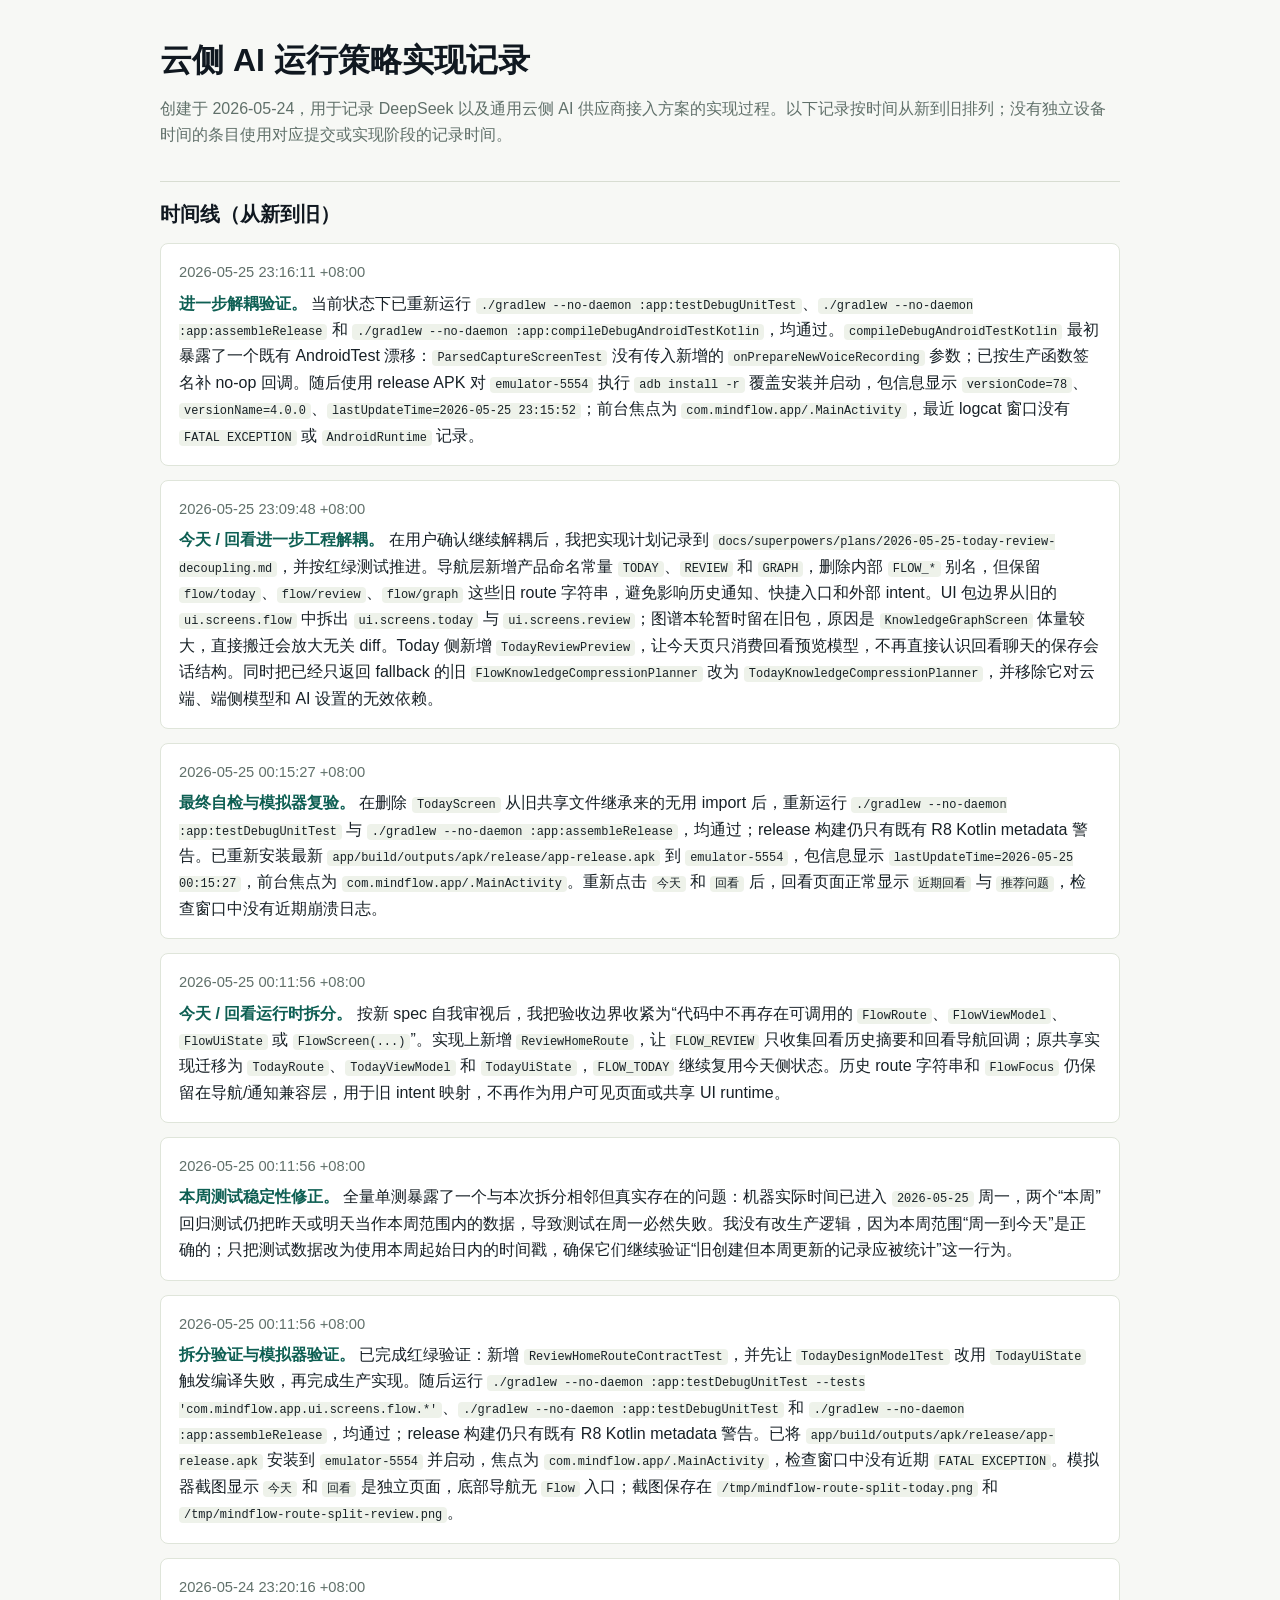
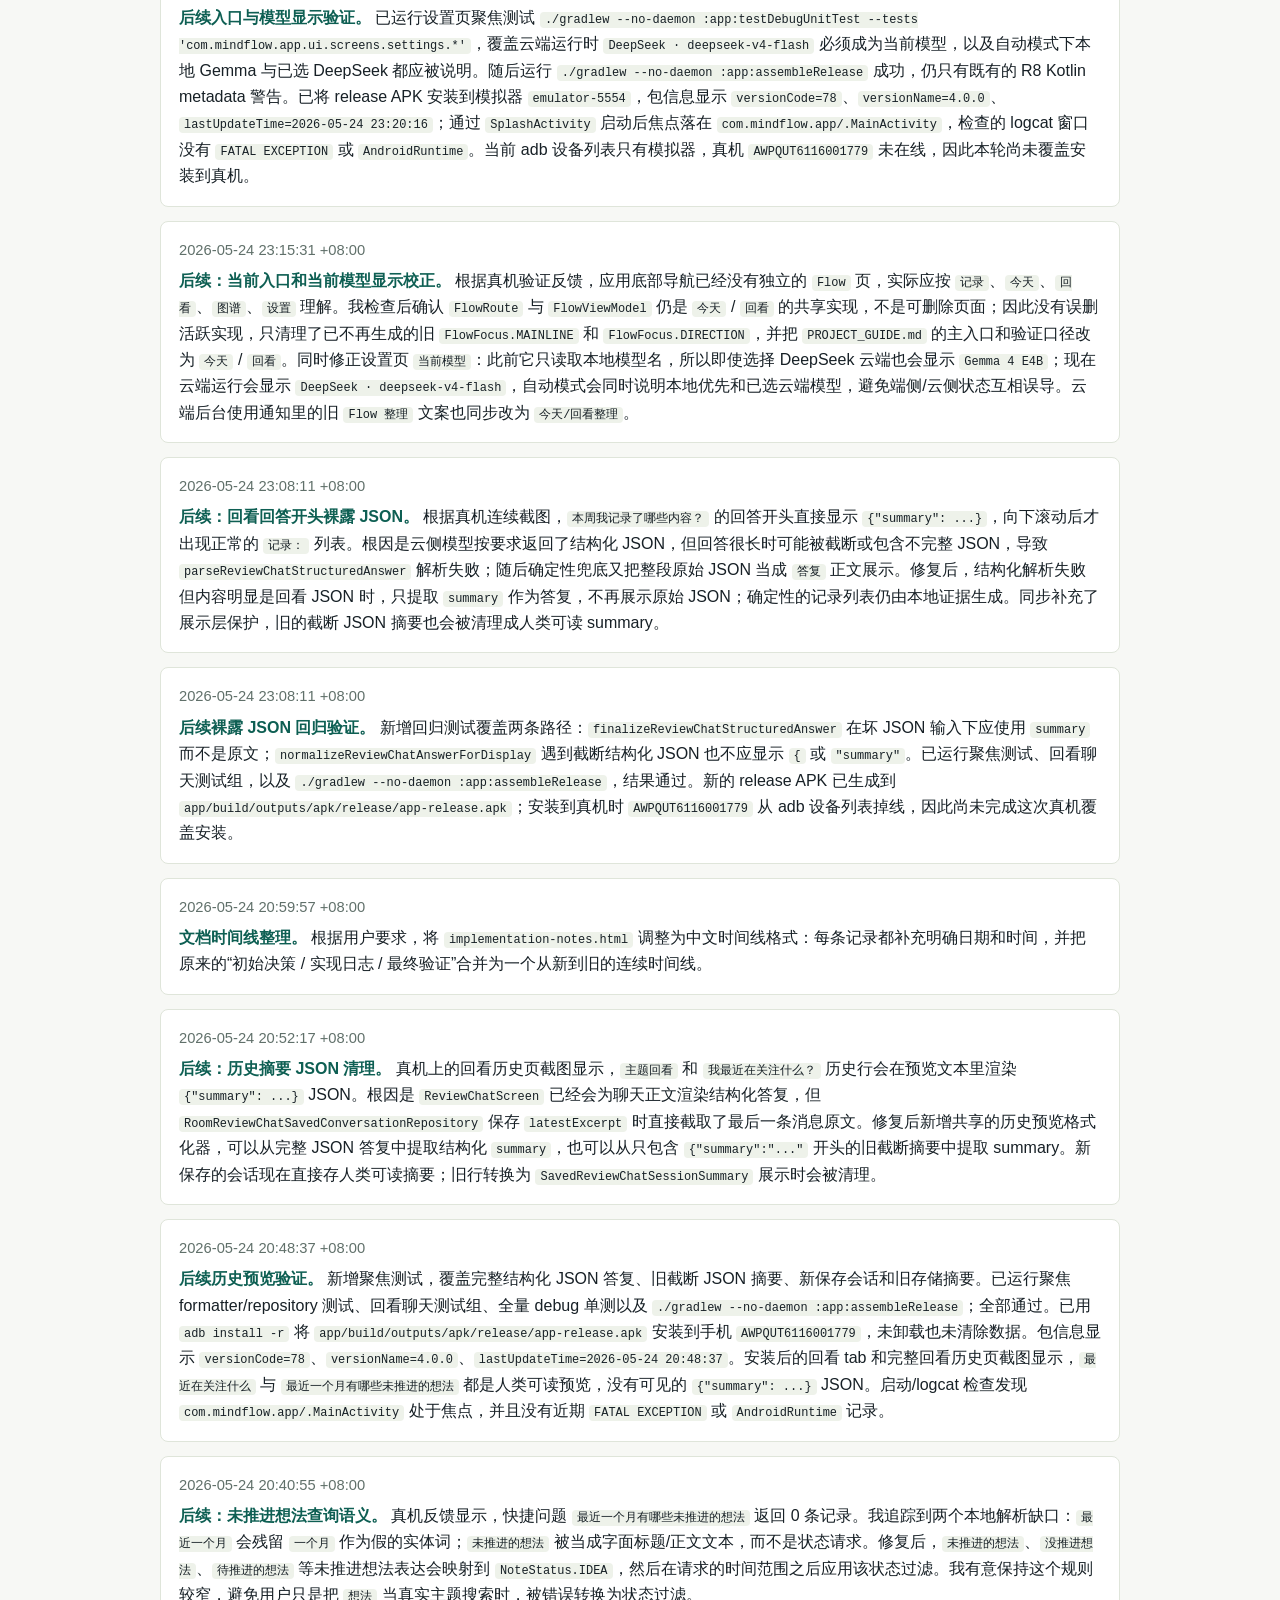
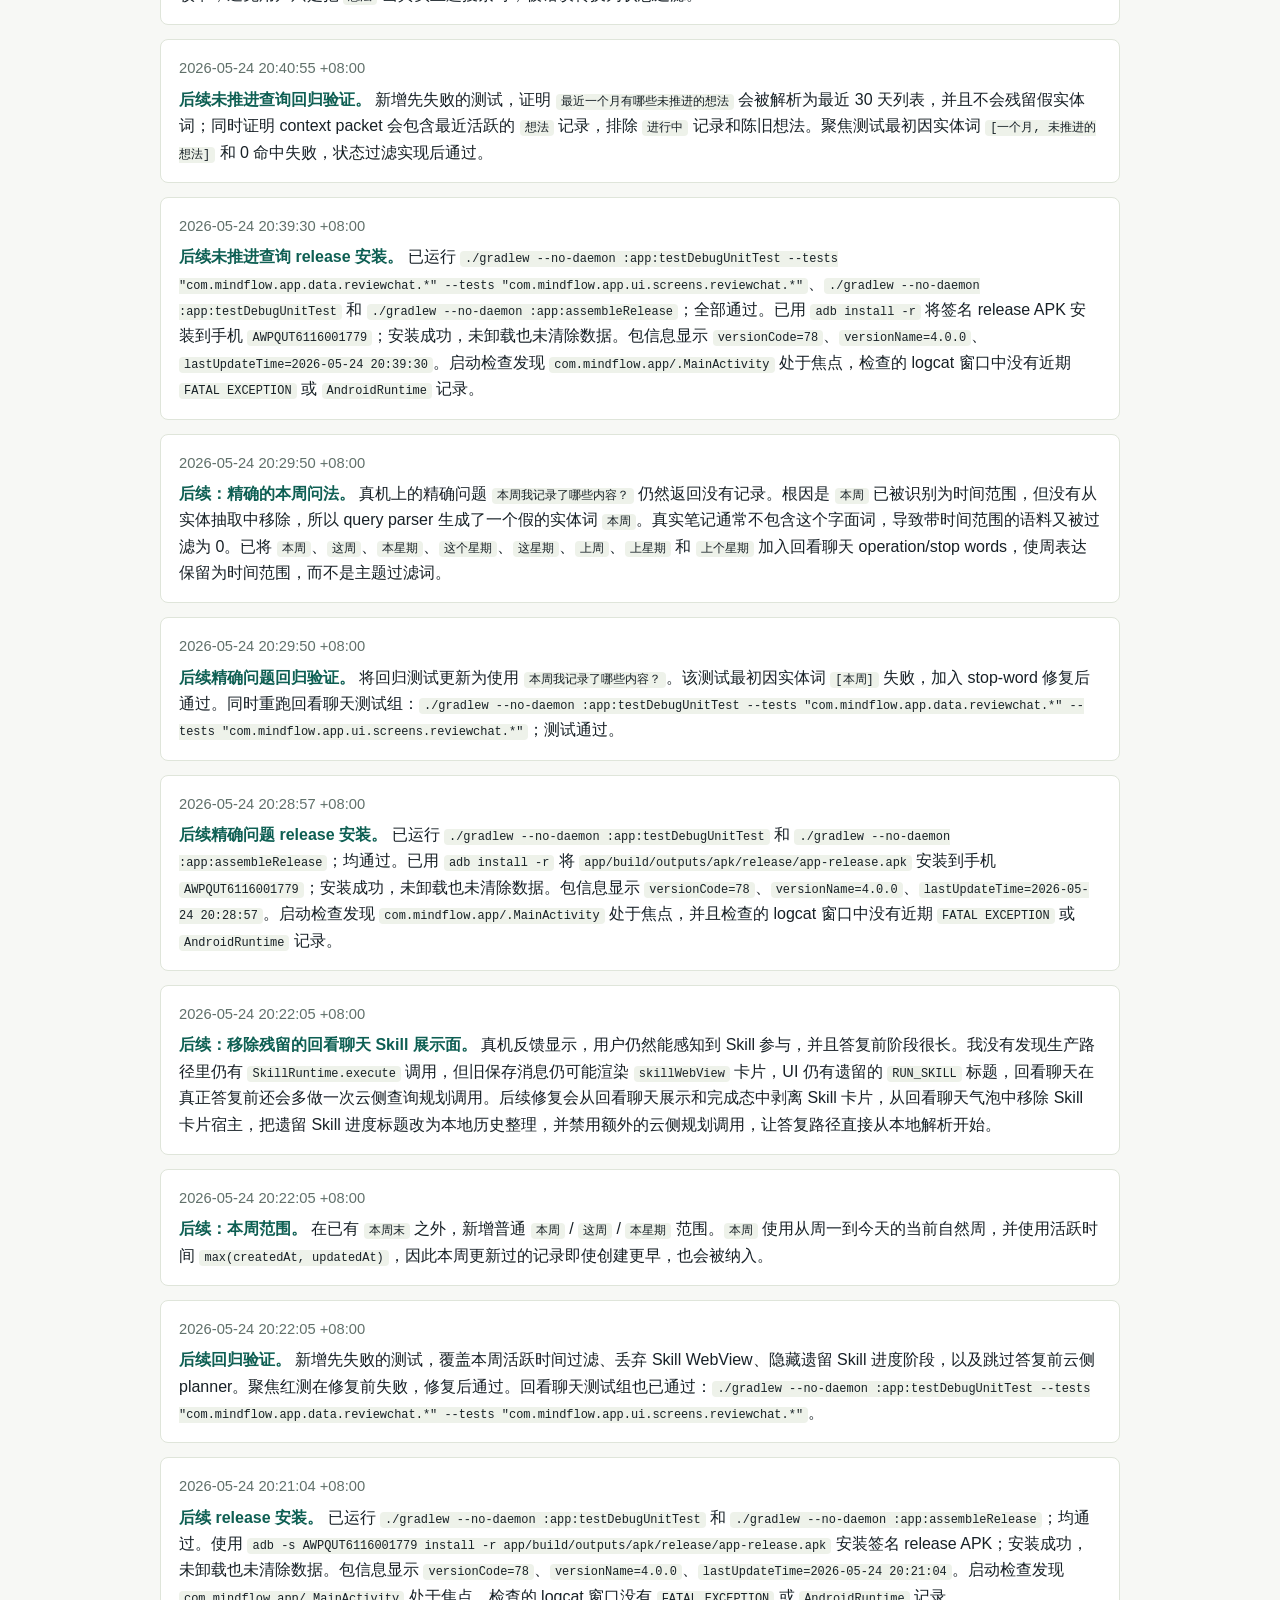
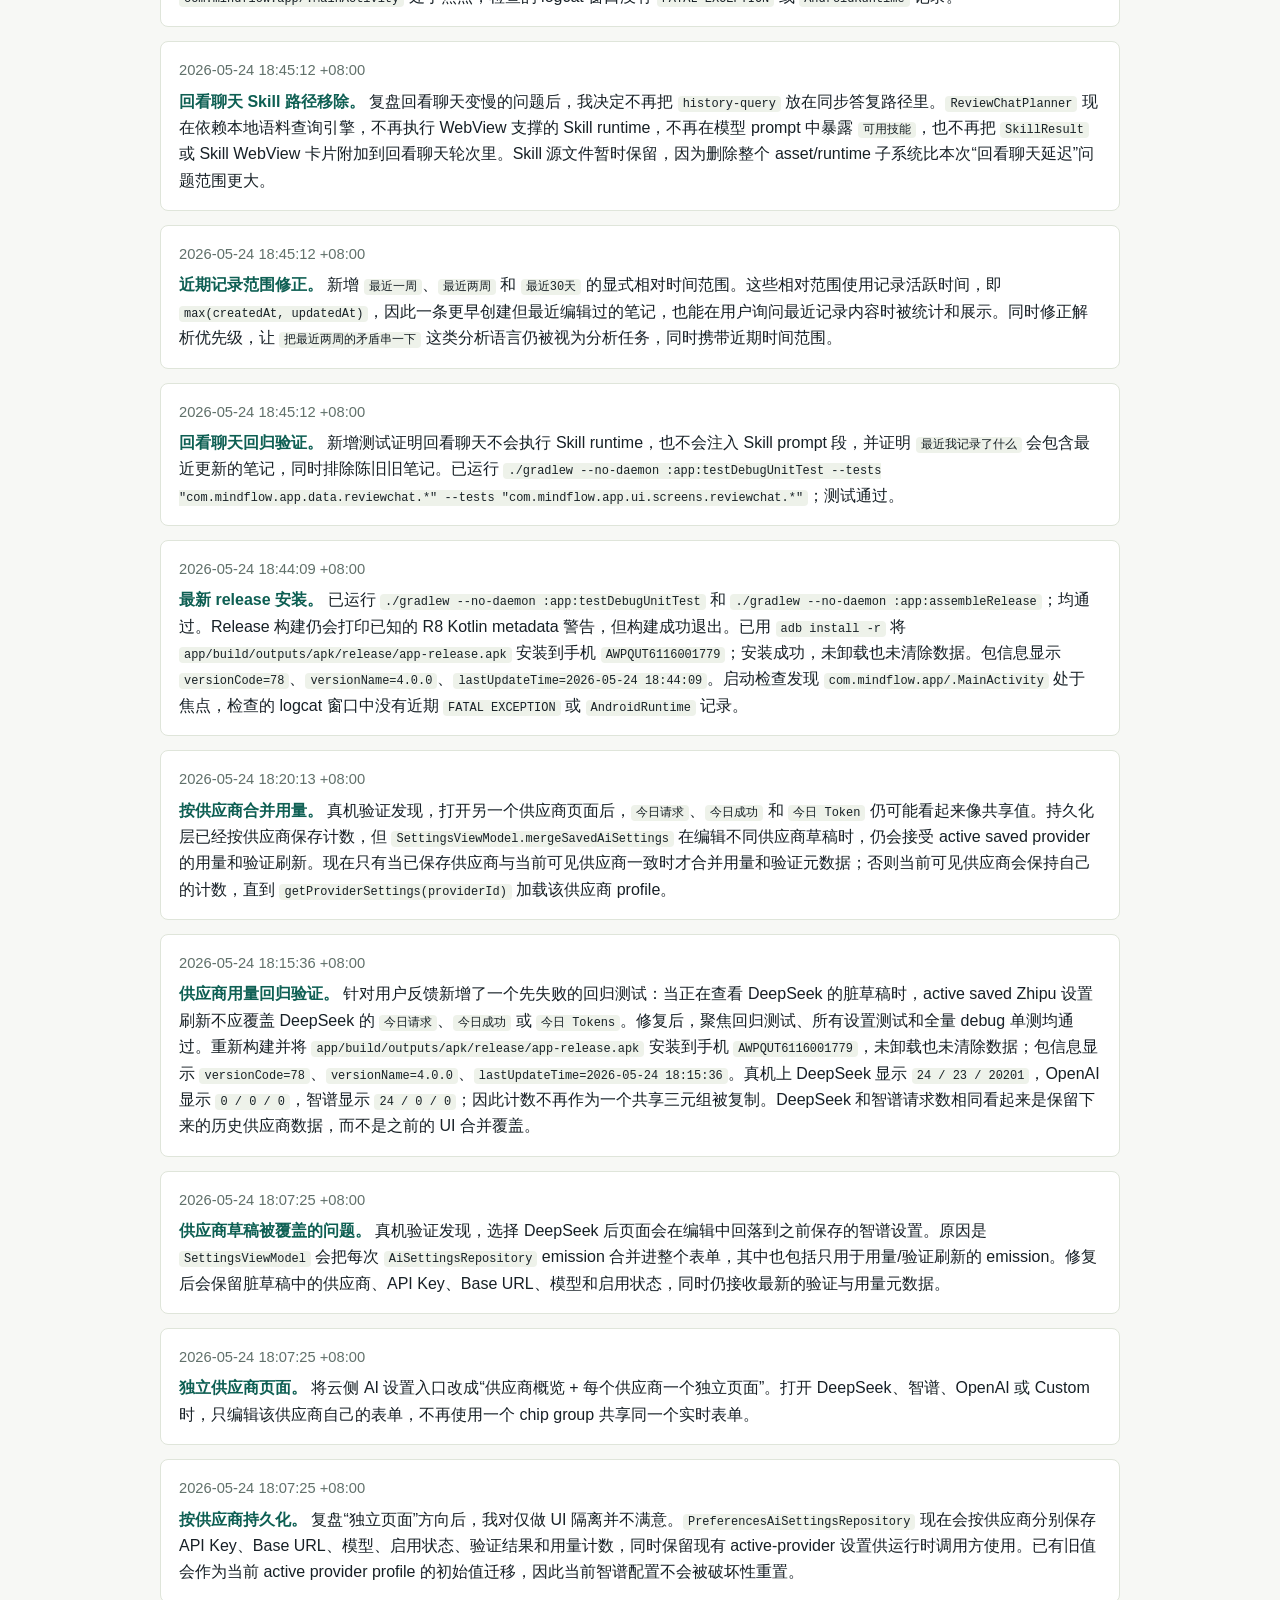
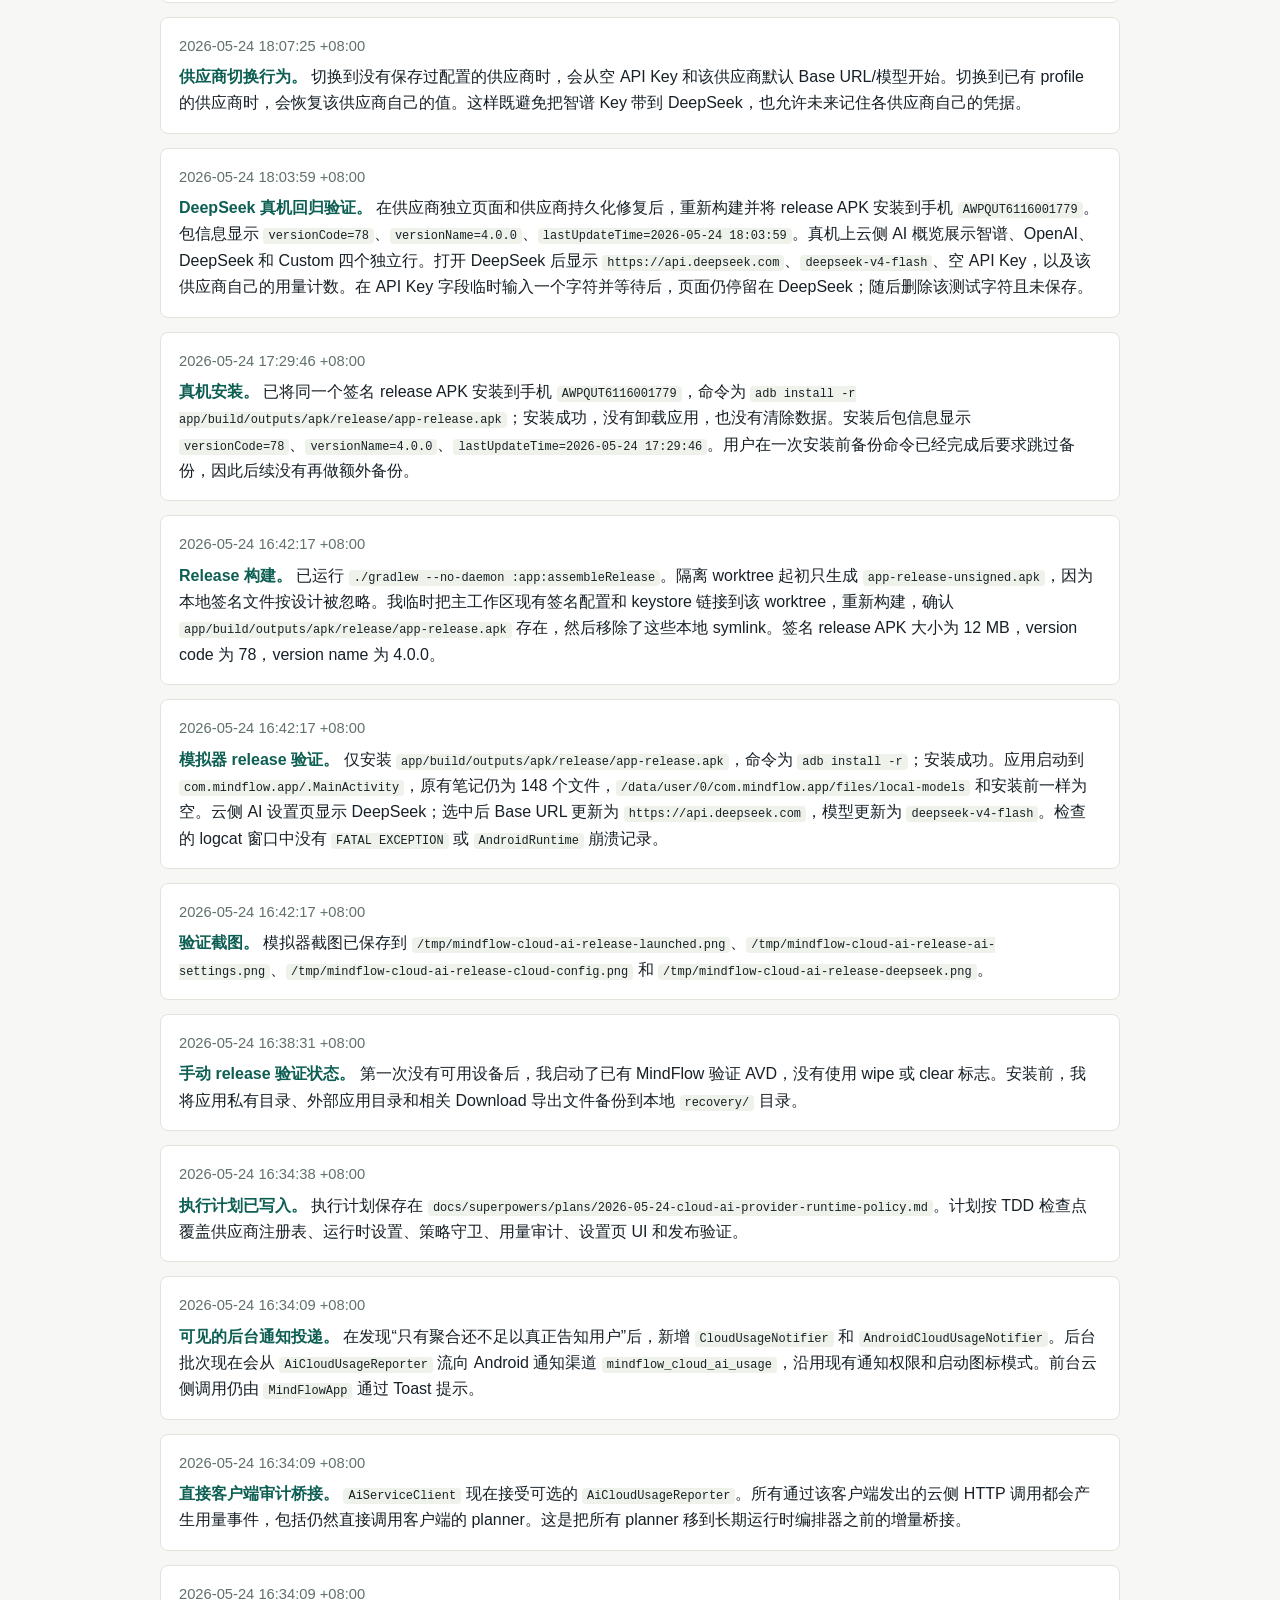
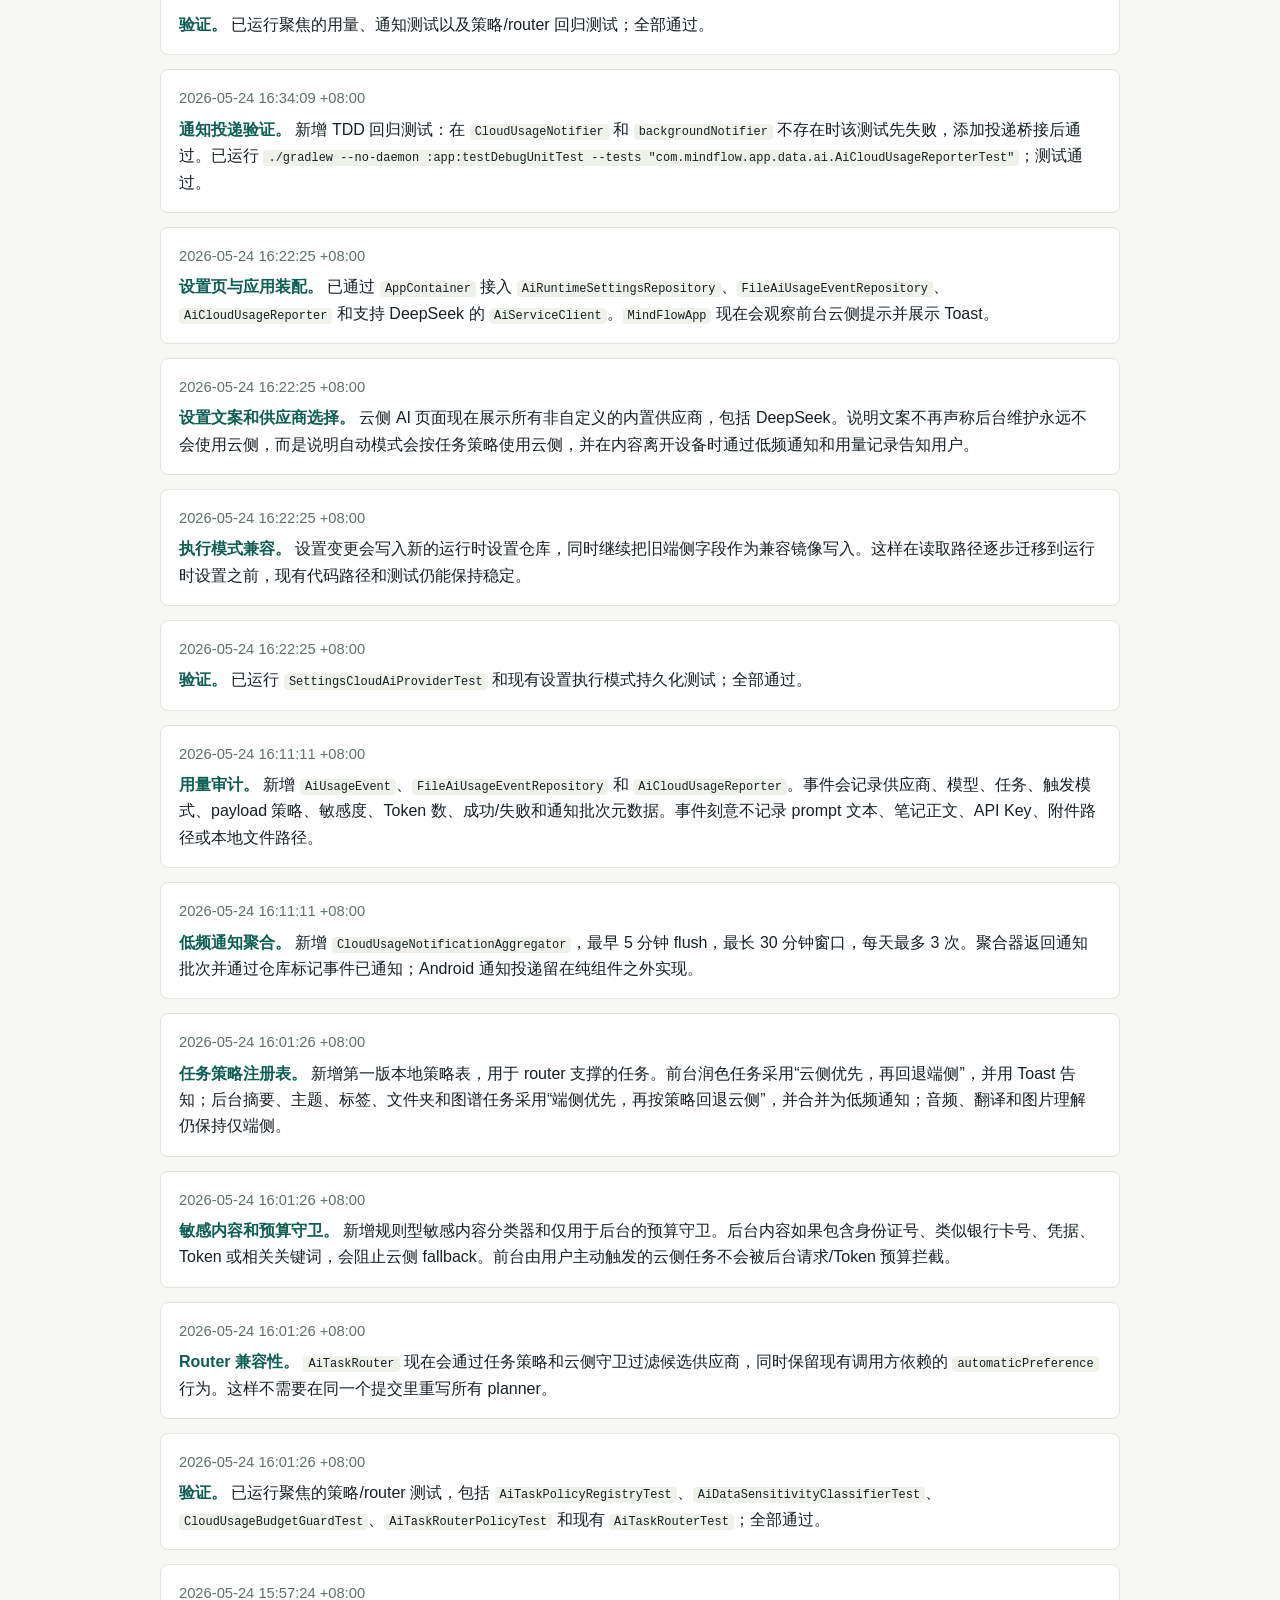
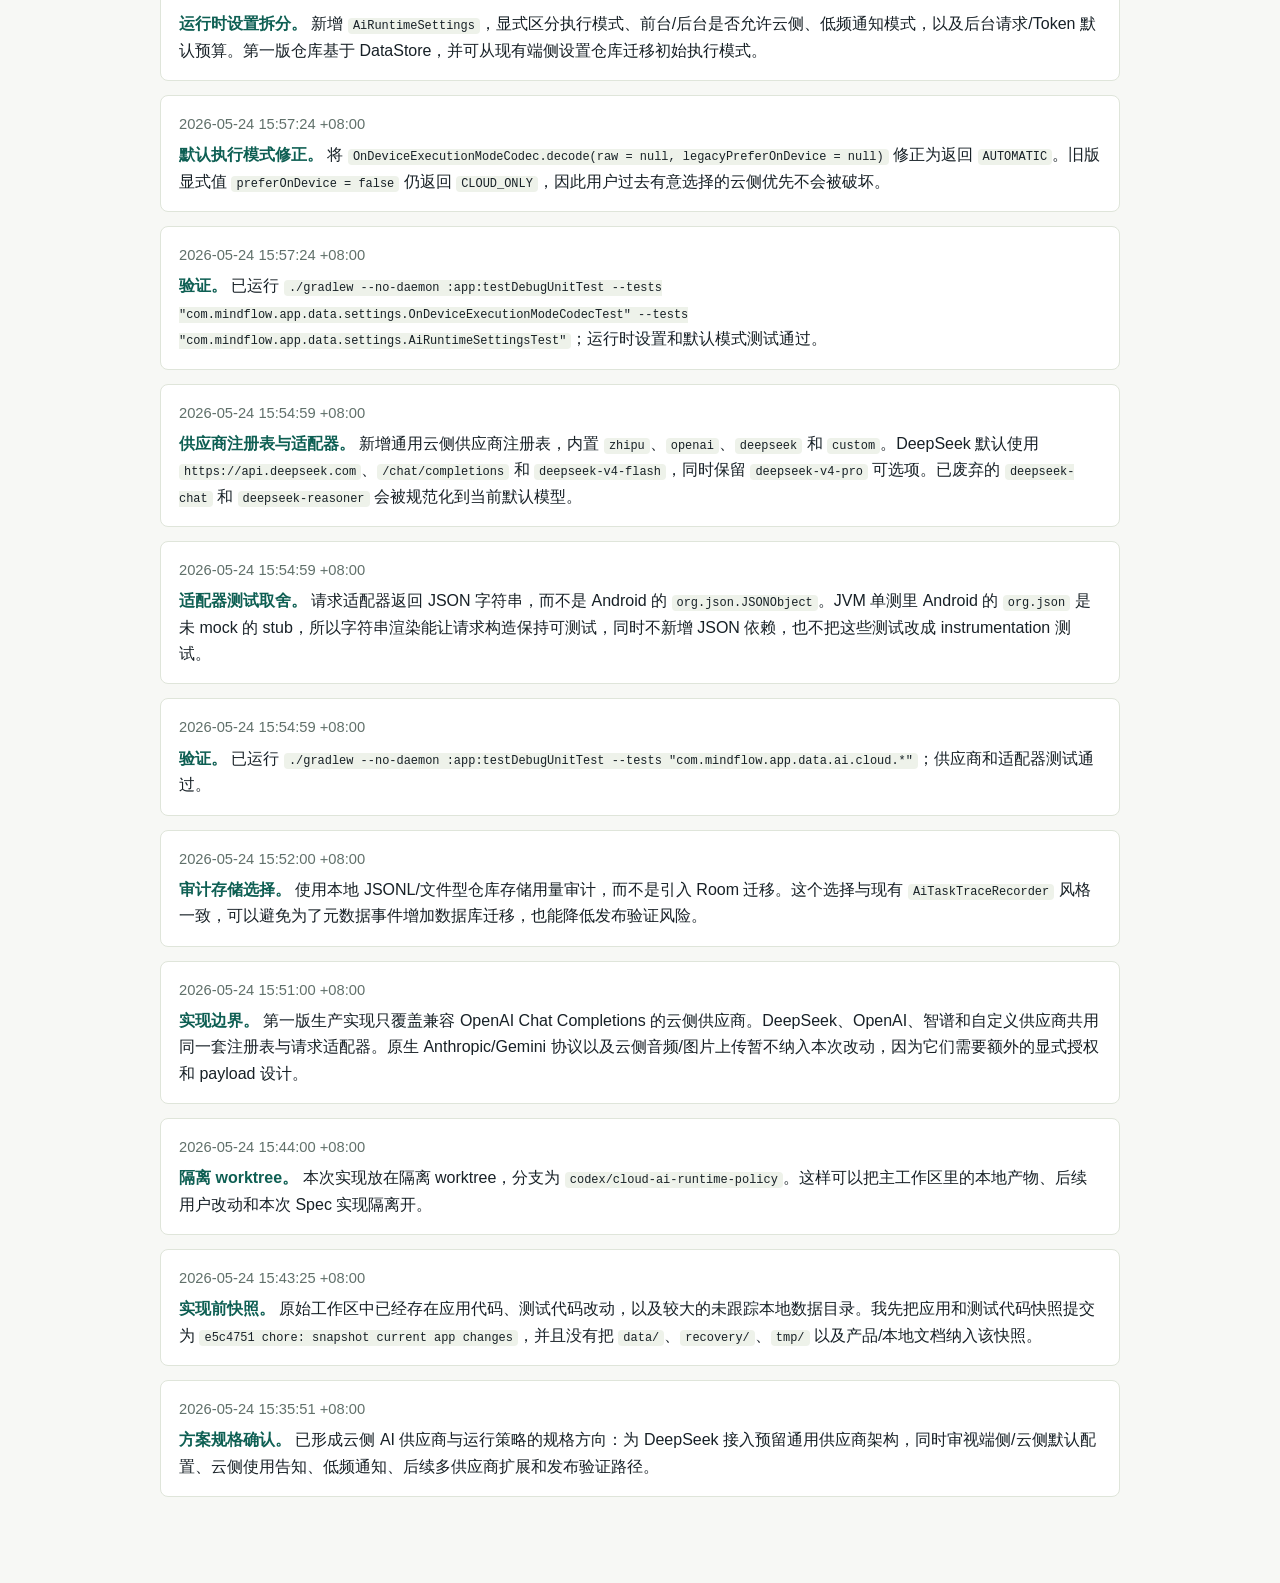
<file: implementation-notes.html>
<!doctype html>
<html lang="zh-CN">
<head>
  <meta charset="utf-8">
  <meta name="viewport" content="width=device-width, initial-scale=1">
  <title>MindFlow 云侧 AI 运行策略实现记录</title>
  <style>
    body {
      margin: 0;
      font-family: -apple-system, BlinkMacSystemFont, "Segoe UI", sans-serif;
      line-height: 1.65;
      color: #172026;
      background: #f7f8f5;
    }
    main {
      max-width: 960px;
      margin: 0 auto;
      padding: 40px 20px 72px;
    }
    h1, h2 {
      line-height: 1.25;
      color: #101820;
    }
    h1 {
      font-size: 32px;
      margin: 0 0 8px;
    }
    h2 {
      font-size: 20px;
      margin-top: 32px;
      border-top: 1px solid #d8ddd2;
      padding-top: 20px;
    }
    .meta {
      color: #60706a;
      margin-bottom: 28px;
    }
    .entry {
      background: #ffffff;
      border: 1px solid #dfe5da;
      border-radius: 8px;
      padding: 16px 18px;
      margin: 14px 0;
    }
    .entry-time {
      color: #60706a;
      font-size: 0.92em;
      margin: 0 0 6px;
    }
    .entry strong {
      color: #0e5f53;
    }
    code {
      background: #eef2ea;
      border-radius: 4px;
      padding: 1px 5px;
      font-size: 0.92em;
    }
    ul {
      padding-left: 22px;
    }
  </style>
</head>
<body>
  <main>
    <h1>云侧 AI 运行策略实现记录</h1>
    <p class="meta">创建于 2026-05-24，用于记录 DeepSeek 以及通用云侧 AI 供应商接入方案的实现过程。以下记录按时间从新到旧排列；没有独立设备时间的条目使用对应提交或实现阶段的记录时间。</p>

    <h2>时间线（从新到旧）</h2>
    <div class="entry">
      <p class="entry-time"><time datetime="2026-05-25T23:16:11+08:00">2026-05-25 23:16:11 +08:00</time></p>
      <strong>进一步解耦验证。</strong>
      当前状态下已重新运行 <code>./gradlew --no-daemon :app:testDebugUnitTest</code>、<code>./gradlew --no-daemon :app:assembleRelease</code> 和 <code>./gradlew --no-daemon :app:compileDebugAndroidTestKotlin</code>，均通过。<code>compileDebugAndroidTestKotlin</code> 最初暴露了一个既有 AndroidTest 漂移：<code>ParsedCaptureScreenTest</code> 没有传入新增的 <code>onPrepareNewVoiceRecording</code> 参数；已按生产函数签名补 no-op 回调。随后使用 release APK 对 <code>emulator-5554</code> 执行 <code>adb install -r</code> 覆盖安装并启动，包信息显示 <code>versionCode=78</code>、<code>versionName=4.0.0</code>、<code>lastUpdateTime=2026-05-25 23:15:52</code>；前台焦点为 <code>com.mindflow.app/.MainActivity</code>，最近 logcat 窗口没有 <code>FATAL EXCEPTION</code> 或 <code>AndroidRuntime</code> 记录。
    </div>
    <div class="entry">
      <p class="entry-time"><time datetime="2026-05-25T23:09:48+08:00">2026-05-25 23:09:48 +08:00</time></p>
      <strong>今天 / 回看进一步工程解耦。</strong>
      在用户确认继续解耦后，我把实现计划记录到 <code>docs/superpowers/plans/2026-05-25-today-review-decoupling.md</code>，并按红绿测试推进。导航层新增产品命名常量 <code>TODAY</code>、<code>REVIEW</code> 和 <code>GRAPH</code>，删除内部 <code>FLOW_*</code> 别名，但保留 <code>flow/today</code>、<code>flow/review</code>、<code>flow/graph</code> 这些旧 route 字符串，避免影响历史通知、快捷入口和外部 intent。UI 包边界从旧的 <code>ui.screens.flow</code> 中拆出 <code>ui.screens.today</code> 与 <code>ui.screens.review</code>；图谱本轮暂时留在旧包，原因是 <code>KnowledgeGraphScreen</code> 体量较大，直接搬迁会放大无关 diff。Today 侧新增 <code>TodayReviewPreview</code>，让今天页只消费回看预览模型，不再直接认识回看聊天的保存会话结构。同时把已经只返回 fallback 的旧 <code>FlowKnowledgeCompressionPlanner</code> 改为 <code>TodayKnowledgeCompressionPlanner</code>，并移除它对云端、端侧模型和 AI 设置的无效依赖。
    </div>
    <div class="entry">
      <p class="entry-time"><time datetime="2026-05-25T00:15:27+08:00">2026-05-25 00:15:27 +08:00</time></p>
      <strong>最终自检与模拟器复验。</strong>
      在删除 <code>TodayScreen</code> 从旧共享文件继承来的无用 import 后，重新运行 <code>./gradlew --no-daemon :app:testDebugUnitTest</code> 与 <code>./gradlew --no-daemon :app:assembleRelease</code>，均通过；release 构建仍只有既有 R8 Kotlin metadata 警告。已重新安装最新 <code>app/build/outputs/apk/release/app-release.apk</code> 到 <code>emulator-5554</code>，包信息显示 <code>lastUpdateTime=2026-05-25 00:15:27</code>，前台焦点为 <code>com.mindflow.app/.MainActivity</code>。重新点击 <code>今天</code> 和 <code>回看</code> 后，回看页面正常显示 <code>近期回看</code> 与 <code>推荐问题</code>，检查窗口中没有近期崩溃日志。
    </div>
    <div class="entry">
      <p class="entry-time"><time datetime="2026-05-25T00:11:56+08:00">2026-05-25 00:11:56 +08:00</time></p>
      <strong>今天 / 回看运行时拆分。</strong>
      按新 spec 自我审视后，我把验收边界收紧为“代码中不再存在可调用的 <code>FlowRoute</code>、<code>FlowViewModel</code>、<code>FlowUiState</code> 或 <code>FlowScreen(...)</code>”。实现上新增 <code>ReviewHomeRoute</code>，让 <code>FLOW_REVIEW</code> 只收集回看历史摘要和回看导航回调；原共享实现迁移为 <code>TodayRoute</code>、<code>TodayViewModel</code> 和 <code>TodayUiState</code>，<code>FLOW_TODAY</code> 继续复用今天侧状态。历史 route 字符串和 <code>FlowFocus</code> 仍保留在导航/通知兼容层，用于旧 intent 映射，不再作为用户可见页面或共享 UI runtime。
    </div>
    <div class="entry">
      <p class="entry-time"><time datetime="2026-05-25T00:11:56+08:00">2026-05-25 00:11:56 +08:00</time></p>
      <strong>本周测试稳定性修正。</strong>
      全量单测暴露了一个与本次拆分相邻但真实存在的问题：机器实际时间已进入 <code>2026-05-25</code> 周一，两个“本周”回归测试仍把昨天或明天当作本周范围内的数据，导致测试在周一必然失败。我没有改生产逻辑，因为本周范围“周一到今天”是正确的；只把测试数据改为使用本周起始日内的时间戳，确保它们继续验证“旧创建但本周更新的记录应被统计”这一行为。
    </div>
    <div class="entry">
      <p class="entry-time"><time datetime="2026-05-25T00:11:56+08:00">2026-05-25 00:11:56 +08:00</time></p>
      <strong>拆分验证与模拟器验证。</strong>
      已完成红绿验证：新增 <code>ReviewHomeRouteContractTest</code>，并先让 <code>TodayDesignModelTest</code> 改用 <code>TodayUiState</code> 触发编译失败，再完成生产实现。随后运行 <code>./gradlew --no-daemon :app:testDebugUnitTest --tests 'com.mindflow.app.ui.screens.flow.*'</code>、<code>./gradlew --no-daemon :app:testDebugUnitTest</code> 和 <code>./gradlew --no-daemon :app:assembleRelease</code>，均通过；release 构建仍只有既有 R8 Kotlin metadata 警告。已将 <code>app/build/outputs/apk/release/app-release.apk</code> 安装到 <code>emulator-5554</code> 并启动，焦点为 <code>com.mindflow.app/.MainActivity</code>，检查窗口中没有近期 <code>FATAL EXCEPTION</code>。模拟器截图显示 <code>今天</code> 和 <code>回看</code> 是独立页面，底部导航无 <code>Flow</code> 入口；截图保存在 <code>/tmp/mindflow-route-split-today.png</code> 和 <code>/tmp/mindflow-route-split-review.png</code>。
    </div>
    <div class="entry">
      <p class="entry-time"><time datetime="2026-05-24T23:20:16+08:00">2026-05-24 23:20:16 +08:00</time></p>
      <strong>后续入口与模型显示验证。</strong>
      已运行设置页聚焦测试 <code>./gradlew --no-daemon :app:testDebugUnitTest --tests 'com.mindflow.app.ui.screens.settings.*'</code>，覆盖云端运行时 <code>DeepSeek · deepseek-v4-flash</code> 必须成为当前模型，以及自动模式下本地 Gemma 与已选 DeepSeek 都应被说明。随后运行 <code>./gradlew --no-daemon :app:assembleRelease</code> 成功，仍只有既有的 R8 Kotlin metadata 警告。已将 release APK 安装到模拟器 <code>emulator-5554</code>，包信息显示 <code>versionCode=78</code>、<code>versionName=4.0.0</code>、<code>lastUpdateTime=2026-05-24 23:20:16</code>；通过 <code>SplashActivity</code> 启动后焦点落在 <code>com.mindflow.app/.MainActivity</code>，检查的 logcat 窗口没有 <code>FATAL EXCEPTION</code> 或 <code>AndroidRuntime</code>。当前 adb 设备列表只有模拟器，真机 <code>AWPQUT6116001779</code> 未在线，因此本轮尚未覆盖安装到真机。
    </div>
    <div class="entry">
      <p class="entry-time"><time datetime="2026-05-24T23:15:31+08:00">2026-05-24 23:15:31 +08:00</time></p>
      <strong>后续：当前入口和当前模型显示校正。</strong>
      根据真机验证反馈，应用底部导航已经没有独立的 <code>Flow</code> 页，实际应按 <code>记录</code>、<code>今天</code>、<code>回看</code>、<code>图谱</code>、<code>设置</code> 理解。我检查后确认 <code>FlowRoute</code> 与 <code>FlowViewModel</code> 仍是 <code>今天</code> / <code>回看</code> 的共享实现，不是可删除页面；因此没有误删活跃实现，只清理了已不再生成的旧 <code>FlowFocus.MAINLINE</code> 和 <code>FlowFocus.DIRECTION</code>，并把 <code>PROJECT_GUIDE.md</code> 的主入口和验证口径改为 <code>今天</code> / <code>回看</code>。同时修正设置页 <code>当前模型</code>：此前它只读取本地模型名，所以即使选择 DeepSeek 云端也会显示 <code>Gemma 4 E4B</code>；现在云端运行会显示 <code>DeepSeek · deepseek-v4-flash</code>，自动模式会同时说明本地优先和已选云端模型，避免端侧/云侧状态互相误导。云端后台使用通知里的旧 <code>Flow 整理</code> 文案也同步改为 <code>今天/回看整理</code>。
    </div>
    <div class="entry">
      <p class="entry-time"><time datetime="2026-05-24T23:08:11+08:00">2026-05-24 23:08:11 +08:00</time></p>
      <strong>后续：回看回答开头裸露 JSON。</strong>
      根据真机连续截图，<code>本周我记录了哪些内容？</code> 的回答开头直接显示 <code>{"summary": ...}</code>，向下滚动后才出现正常的 <code>记录：</code> 列表。根因是云侧模型按要求返回了结构化 JSON，但回答很长时可能被截断或包含不完整 JSON，导致 <code>parseReviewChatStructuredAnswer</code> 解析失败；随后确定性兜底又把整段原始 JSON 当成 <code>答复</code> 正文展示。修复后，结构化解析失败但内容明显是回看 JSON 时，只提取 <code>summary</code> 作为答复，不再展示原始 JSON；确定性的记录列表仍由本地证据生成。同步补充了展示层保护，旧的截断 JSON 摘要也会被清理成人类可读 summary。
    </div>
    <div class="entry">
      <p class="entry-time"><time datetime="2026-05-24T23:08:11+08:00">2026-05-24 23:08:11 +08:00</time></p>
      <strong>后续裸露 JSON 回归验证。</strong>
      新增回归测试覆盖两条路径：<code>finalizeReviewChatStructuredAnswer</code> 在坏 JSON 输入下应使用 <code>summary</code> 而不是原文；<code>normalizeReviewChatAnswerForDisplay</code> 遇到截断结构化 JSON 也不应显示 <code>{</code> 或 <code>"summary"</code>。已运行聚焦测试、回看聊天测试组，以及 <code>./gradlew --no-daemon :app:assembleRelease</code>，结果通过。新的 release APK 已生成到 <code>app/build/outputs/apk/release/app-release.apk</code>；安装到真机时 <code>AWPQUT6116001779</code> 从 adb 设备列表掉线，因此尚未完成这次真机覆盖安装。
    </div>
    <div class="entry">
      <p class="entry-time"><time datetime="2026-05-24T20:59:57+08:00">2026-05-24 20:59:57 +08:00</time></p>
      <strong>文档时间线整理。</strong>
      根据用户要求，将 <code>implementation-notes.html</code> 调整为中文时间线格式：每条记录都补充明确日期和时间，并把原来的“初始决策 / 实现日志 / 最终验证”合并为一个从新到旧的连续时间线。
    </div>
    <div class="entry">
      <p class="entry-time"><time datetime="2026-05-24T20:52:17+08:00">2026-05-24 20:52:17 +08:00</time></p>
      <strong>后续：历史摘要 JSON 清理。</strong>
      真机上的回看历史页截图显示，<code>主题回看</code> 和 <code>我最近在关注什么？</code> 历史行会在预览文本里渲染 <code>{"summary": ...}</code> JSON。根因是 <code>ReviewChatScreen</code> 已经会为聊天正文渲染结构化答复，但 <code>RoomReviewChatSavedConversationRepository</code> 保存 <code>latestExcerpt</code> 时直接截取了最后一条消息原文。修复后新增共享的历史预览格式化器，可以从完整 JSON 答复中提取结构化 <code>summary</code>，也可以从只包含 <code>{"summary":"..."</code> 开头的旧截断摘要中提取 summary。新保存的会话现在直接存人类可读摘要；旧行转换为 <code>SavedReviewChatSessionSummary</code> 展示时会被清理。
    </div>
    <div class="entry">
      <p class="entry-time"><time datetime="2026-05-24T20:48:37+08:00">2026-05-24 20:48:37 +08:00</time></p>
      <strong>后续历史预览验证。</strong>
      新增聚焦测试，覆盖完整结构化 JSON 答复、旧截断 JSON 摘要、新保存会话和旧存储摘要。已运行聚焦 formatter/repository 测试、回看聊天测试组、全量 debug 单测以及 <code>./gradlew --no-daemon :app:assembleRelease</code>；全部通过。已用 <code>adb install -r</code> 将 <code>app/build/outputs/apk/release/app-release.apk</code> 安装到手机 <code>AWPQUT6116001779</code>，未卸载也未清除数据。包信息显示 <code>versionCode=78</code>、<code>versionName=4.0.0</code>、<code>lastUpdateTime=2026-05-24 20:48:37</code>。安装后的回看 tab 和完整回看历史页截图显示，<code>最近在关注什么</code> 与 <code>最近一个月有哪些未推进的想法</code> 都是人类可读预览，没有可见的 <code>{"summary": ...}</code> JSON。启动/logcat 检查发现 <code>com.mindflow.app/.MainActivity</code> 处于焦点，并且没有近期 <code>FATAL EXCEPTION</code> 或 <code>AndroidRuntime</code> 记录。
    </div>
    <div class="entry">
      <p class="entry-time"><time datetime="2026-05-24T20:40:55+08:00">2026-05-24 20:40:55 +08:00</time></p>
      <strong>后续：未推进想法查询语义。</strong>
      真机反馈显示，快捷问题 <code>最近一个月有哪些未推进的想法</code> 返回 0 条记录。我追踪到两个本地解析缺口：<code>最近一个月</code> 会残留 <code>一个月</code> 作为假的实体词；<code>未推进的想法</code> 被当成字面标题/正文文本，而不是状态请求。修复后，<code>未推进的想法</code>、<code>没推进想法</code>、<code>待推进的想法</code> 等未推进想法表达会映射到 <code>NoteStatus.IDEA</code>，然后在请求的时间范围之后应用该状态过滤。我有意保持这个规则较窄，避免用户只是把 <code>想法</code> 当真实主题搜索时，被错误转换为状态过滤。
    </div>
    <div class="entry">
      <p class="entry-time"><time datetime="2026-05-24T20:40:55+08:00">2026-05-24 20:40:55 +08:00</time></p>
      <strong>后续未推进查询回归验证。</strong>
      新增先失败的测试，证明 <code>最近一个月有哪些未推进的想法</code> 会被解析为最近 30 天列表，并且不会残留假实体词；同时证明 context packet 会包含最近活跃的 <code>想法</code> 记录，排除 <code>进行中</code> 记录和陈旧想法。聚焦测试最初因实体词 <code>[一个月, 未推进的想法]</code> 和 0 命中失败，状态过滤实现后通过。
    </div>
    <div class="entry">
      <p class="entry-time"><time datetime="2026-05-24T20:39:30+08:00">2026-05-24 20:39:30 +08:00</time></p>
      <strong>后续未推进查询 release 安装。</strong>
      已运行 <code>./gradlew --no-daemon :app:testDebugUnitTest --tests "com.mindflow.app.data.reviewchat.*" --tests "com.mindflow.app.ui.screens.reviewchat.*"</code>、<code>./gradlew --no-daemon :app:testDebugUnitTest</code> 和 <code>./gradlew --no-daemon :app:assembleRelease</code>；全部通过。已用 <code>adb install -r</code> 将签名 release APK 安装到手机 <code>AWPQUT6116001779</code>；安装成功，未卸载也未清除数据。包信息显示 <code>versionCode=78</code>、<code>versionName=4.0.0</code>、<code>lastUpdateTime=2026-05-24 20:39:30</code>。启动检查发现 <code>com.mindflow.app/.MainActivity</code> 处于焦点，检查的 logcat 窗口中没有近期 <code>FATAL EXCEPTION</code> 或 <code>AndroidRuntime</code> 记录。
    </div>
    <div class="entry">
      <p class="entry-time"><time datetime="2026-05-24T20:29:50+08:00">2026-05-24 20:29:50 +08:00</time></p>
      <strong>后续：精确的本周问法。</strong>
      真机上的精确问题 <code>本周我记录了哪些内容？</code> 仍然返回没有记录。根因是 <code>本周</code> 已被识别为时间范围，但没有从实体抽取中移除，所以 query parser 生成了一个假的实体词 <code>本周</code>。真实笔记通常不包含这个字面词，导致带时间范围的语料又被过滤为 0。已将 <code>本周</code>、<code>这周</code>、<code>本星期</code>、<code>这个星期</code>、<code>这星期</code>、<code>上周</code>、<code>上星期</code> 和 <code>上个星期</code> 加入回看聊天 operation/stop words，使周表达保留为时间范围，而不是主题过滤词。
    </div>
    <div class="entry">
      <p class="entry-time"><time datetime="2026-05-24T20:29:50+08:00">2026-05-24 20:29:50 +08:00</time></p>
      <strong>后续精确问题回归验证。</strong>
      将回归测试更新为使用 <code>本周我记录了哪些内容？</code>。该测试最初因实体词 <code>[本周]</code> 失败，加入 stop-word 修复后通过。同时重跑回看聊天测试组：<code>./gradlew --no-daemon :app:testDebugUnitTest --tests "com.mindflow.app.data.reviewchat.*" --tests "com.mindflow.app.ui.screens.reviewchat.*"</code>；测试通过。
    </div>
    <div class="entry">
      <p class="entry-time"><time datetime="2026-05-24T20:28:57+08:00">2026-05-24 20:28:57 +08:00</time></p>
      <strong>后续精确问题 release 安装。</strong>
      已运行 <code>./gradlew --no-daemon :app:testDebugUnitTest</code> 和 <code>./gradlew --no-daemon :app:assembleRelease</code>；均通过。已用 <code>adb install -r</code> 将 <code>app/build/outputs/apk/release/app-release.apk</code> 安装到手机 <code>AWPQUT6116001779</code>；安装成功，未卸载也未清除数据。包信息显示 <code>versionCode=78</code>、<code>versionName=4.0.0</code>、<code>lastUpdateTime=2026-05-24 20:28:57</code>。启动检查发现 <code>com.mindflow.app/.MainActivity</code> 处于焦点，并且检查的 logcat 窗口中没有近期 <code>FATAL EXCEPTION</code> 或 <code>AndroidRuntime</code> 记录。
    </div>
    <div class="entry">
      <p class="entry-time"><time datetime="2026-05-24T20:22:05+08:00">2026-05-24 20:22:05 +08:00</time></p>
      <strong>后续：移除残留的回看聊天 Skill 展示面。</strong>
      真机反馈显示，用户仍然能感知到 Skill 参与，并且答复前阶段很长。我没有发现生产路径里仍有 <code>SkillRuntime.execute</code> 调用，但旧保存消息仍可能渲染 <code>skillWebView</code> 卡片，UI 仍有遗留的 <code>RUN_SKILL</code> 标题，回看聊天在真正答复前还会多做一次云侧查询规划调用。后续修复会从回看聊天展示和完成态中剥离 Skill 卡片，从回看聊天气泡中移除 Skill 卡片宿主，把遗留 Skill 进度标题改为本地历史整理，并禁用额外的云侧规划调用，让答复路径直接从本地解析开始。
    </div>
    <div class="entry">
      <p class="entry-time"><time datetime="2026-05-24T20:22:05+08:00">2026-05-24 20:22:05 +08:00</time></p>
      <strong>后续：本周范围。</strong>
      在已有 <code>本周末</code> 之外，新增普通 <code>本周</code> / <code>这周</code> / <code>本星期</code> 范围。<code>本周</code> 使用从周一到今天的当前自然周，并使用活跃时间 <code>max(createdAt, updatedAt)</code>，因此本周更新过的记录即使创建更早，也会被纳入。
    </div>
    <div class="entry">
      <p class="entry-time"><time datetime="2026-05-24T20:22:05+08:00">2026-05-24 20:22:05 +08:00</time></p>
      <strong>后续回归验证。</strong>
      新增先失败的测试，覆盖本周活跃时间过滤、丢弃 Skill WebView、隐藏遗留 Skill 进度阶段，以及跳过答复前云侧 planner。聚焦红测在修复前失败，修复后通过。回看聊天测试组也已通过：<code>./gradlew --no-daemon :app:testDebugUnitTest --tests "com.mindflow.app.data.reviewchat.*" --tests "com.mindflow.app.ui.screens.reviewchat.*"</code>。
    </div>
    <div class="entry">
      <p class="entry-time"><time datetime="2026-05-24T20:21:04+08:00">2026-05-24 20:21:04 +08:00</time></p>
      <strong>后续 release 安装。</strong>
      已运行 <code>./gradlew --no-daemon :app:testDebugUnitTest</code> 和 <code>./gradlew --no-daemon :app:assembleRelease</code>；均通过。使用 <code>adb -s AWPQUT6116001779 install -r app/build/outputs/apk/release/app-release.apk</code> 安装签名 release APK；安装成功，未卸载也未清除数据。包信息显示 <code>versionCode=78</code>、<code>versionName=4.0.0</code>、<code>lastUpdateTime=2026-05-24 20:21:04</code>。启动检查发现 <code>com.mindflow.app/.MainActivity</code> 处于焦点，检查的 logcat 窗口没有 <code>FATAL EXCEPTION</code> 或 <code>AndroidRuntime</code> 记录。
    </div>
    <div class="entry">
      <p class="entry-time"><time datetime="2026-05-24T18:45:12+08:00">2026-05-24 18:45:12 +08:00</time></p>
      <strong>回看聊天 Skill 路径移除。</strong>
      复盘回看聊天变慢的问题后，我决定不再把 <code>history-query</code> 放在同步答复路径里。<code>ReviewChatPlanner</code> 现在依赖本地语料查询引擎，不再执行 WebView 支撑的 Skill runtime，不再在模型 prompt 中暴露 <code>可用技能</code>，也不再把 <code>SkillResult</code> 或 Skill WebView 卡片附加到回看聊天轮次里。Skill 源文件暂时保留，因为删除整个 asset/runtime 子系统比本次“回看聊天延迟”问题范围更大。
    </div>
    <div class="entry">
      <p class="entry-time"><time datetime="2026-05-24T18:45:12+08:00">2026-05-24 18:45:12 +08:00</time></p>
      <strong>近期记录范围修正。</strong>
      新增 <code>最近一周</code>、<code>最近两周</code> 和 <code>最近30天</code> 的显式相对时间范围。这些相对范围使用记录活跃时间，即 <code>max(createdAt, updatedAt)</code>，因此一条更早创建但最近编辑过的笔记，也能在用户询问最近记录内容时被统计和展示。同时修正解析优先级，让 <code>把最近两周的矛盾串一下</code> 这类分析语言仍被视为分析任务，同时携带近期时间范围。
    </div>
    <div class="entry">
      <p class="entry-time"><time datetime="2026-05-24T18:45:12+08:00">2026-05-24 18:45:12 +08:00</time></p>
      <strong>回看聊天回归验证。</strong>
      新增测试证明回看聊天不会执行 Skill runtime，也不会注入 Skill prompt 段，并证明 <code>最近我记录了什么</code> 会包含最近更新的笔记，同时排除陈旧旧笔记。已运行 <code>./gradlew --no-daemon :app:testDebugUnitTest --tests "com.mindflow.app.data.reviewchat.*" --tests "com.mindflow.app.ui.screens.reviewchat.*"</code>；测试通过。
    </div>
    <div class="entry">
      <p class="entry-time"><time datetime="2026-05-24T18:44:09+08:00">2026-05-24 18:44:09 +08:00</time></p>
      <strong>最新 release 安装。</strong>
      已运行 <code>./gradlew --no-daemon :app:testDebugUnitTest</code> 和 <code>./gradlew --no-daemon :app:assembleRelease</code>；均通过。Release 构建仍会打印已知的 R8 Kotlin metadata 警告，但构建成功退出。已用 <code>adb install -r</code> 将 <code>app/build/outputs/apk/release/app-release.apk</code> 安装到手机 <code>AWPQUT6116001779</code>；安装成功，未卸载也未清除数据。包信息显示 <code>versionCode=78</code>、<code>versionName=4.0.0</code>、<code>lastUpdateTime=2026-05-24 18:44:09</code>。启动检查发现 <code>com.mindflow.app/.MainActivity</code> 处于焦点，检查的 logcat 窗口中没有近期 <code>FATAL EXCEPTION</code> 或 <code>AndroidRuntime</code> 记录。
    </div>
    <div class="entry">
      <p class="entry-time"><time datetime="2026-05-24T18:20:13+08:00">2026-05-24 18:20:13 +08:00</time></p>
      <strong>按供应商合并用量。</strong>
      真机验证发现，打开另一个供应商页面后，<code>今日请求</code>、<code>今日成功</code> 和 <code>今日 Token</code> 仍可能看起来像共享值。持久化层已经按供应商保存计数，但 <code>SettingsViewModel.mergeSavedAiSettings</code> 在编辑不同供应商草稿时，仍会接受 active saved provider 的用量和验证刷新。现在只有当已保存供应商与当前可见供应商一致时才合并用量和验证元数据；否则当前可见供应商会保持自己的计数，直到 <code>getProviderSettings(providerId)</code> 加载该供应商 profile。
    </div>
    <div class="entry">
      <p class="entry-time"><time datetime="2026-05-24T18:15:36+08:00">2026-05-24 18:15:36 +08:00</time></p>
      <strong>供应商用量回归验证。</strong>
      针对用户反馈新增了一个先失败的回归测试：当正在查看 DeepSeek 的脏草稿时，active saved Zhipu 设置刷新不应覆盖 DeepSeek 的 <code>今日请求</code>、<code>今日成功</code> 或 <code>今日 Tokens</code>。修复后，聚焦回归测试、所有设置测试和全量 debug 单测均通过。重新构建并将 <code>app/build/outputs/apk/release/app-release.apk</code> 安装到手机 <code>AWPQUT6116001779</code>，未卸载也未清除数据；包信息显示 <code>versionCode=78</code>、<code>versionName=4.0.0</code>、<code>lastUpdateTime=2026-05-24 18:15:36</code>。真机上 DeepSeek 显示 <code>24 / 23 / 20201</code>，OpenAI 显示 <code>0 / 0 / 0</code>，智谱显示 <code>24 / 0 / 0</code>；因此计数不再作为一个共享三元组被复制。DeepSeek 和智谱请求数相同看起来是保留下来的历史供应商数据，而不是之前的 UI 合并覆盖。
    </div>
    <div class="entry">
      <p class="entry-time"><time datetime="2026-05-24T18:07:25+08:00">2026-05-24 18:07:25 +08:00</time></p>
      <strong>供应商草稿被覆盖的问题。</strong>
      真机验证发现，选择 DeepSeek 后页面会在编辑中回落到之前保存的智谱设置。原因是 <code>SettingsViewModel</code> 会把每次 <code>AiSettingsRepository</code> emission 合并进整个表单，其中也包括只用于用量/验证刷新的 emission。修复后会保留脏草稿中的供应商、API Key、Base URL、模型和启用状态，同时仍接收最新的验证与用量元数据。
    </div>
    <div class="entry">
      <p class="entry-time"><time datetime="2026-05-24T18:07:25+08:00">2026-05-24 18:07:25 +08:00</time></p>
      <strong>独立供应商页面。</strong>
      将云侧 AI 设置入口改成“供应商概览 + 每个供应商一个独立页面”。打开 DeepSeek、智谱、OpenAI 或 Custom 时，只编辑该供应商自己的表单，不再使用一个 chip group 共享同一个实时表单。
    </div>
    <div class="entry">
      <p class="entry-time"><time datetime="2026-05-24T18:07:25+08:00">2026-05-24 18:07:25 +08:00</time></p>
      <strong>按供应商持久化。</strong>
      复盘“独立页面”方向后，我对仅做 UI 隔离并不满意。<code>PreferencesAiSettingsRepository</code> 现在会按供应商分别保存 API Key、Base URL、模型、启用状态、验证结果和用量计数，同时保留现有 active-provider 设置供运行时调用方使用。已有旧值会作为当前 active provider profile 的初始值迁移，因此当前智谱配置不会被破坏性重置。
    </div>
    <div class="entry">
      <p class="entry-time"><time datetime="2026-05-24T18:07:25+08:00">2026-05-24 18:07:25 +08:00</time></p>
      <strong>供应商切换行为。</strong>
      切换到没有保存过配置的供应商时，会从空 API Key 和该供应商默认 Base URL/模型开始。切换到已有 profile 的供应商时，会恢复该供应商自己的值。这样既避免把智谱 Key 带到 DeepSeek，也允许未来记住各供应商自己的凭据。
    </div>
    <div class="entry">
      <p class="entry-time"><time datetime="2026-05-24T18:03:59+08:00">2026-05-24 18:03:59 +08:00</time></p>
      <strong>DeepSeek 真机回归验证。</strong>
      在供应商独立页面和供应商持久化修复后，重新构建并将 release APK 安装到手机 <code>AWPQUT6116001779</code>。包信息显示 <code>versionCode=78</code>、<code>versionName=4.0.0</code>、<code>lastUpdateTime=2026-05-24 18:03:59</code>。真机上云侧 AI 概览展示智谱、OpenAI、DeepSeek 和 Custom 四个独立行。打开 DeepSeek 后显示 <code>https://api.deepseek.com</code>、<code>deepseek-v4-flash</code>、空 API Key，以及该供应商自己的用量计数。在 API Key 字段临时输入一个字符并等待后，页面仍停留在 DeepSeek；随后删除该测试字符且未保存。
    </div>
    <div class="entry">
      <p class="entry-time"><time datetime="2026-05-24T17:29:46+08:00">2026-05-24 17:29:46 +08:00</time></p>
      <strong>真机安装。</strong>
      已将同一个签名 release APK 安装到手机 <code>AWPQUT6116001779</code>，命令为 <code>adb install -r app/build/outputs/apk/release/app-release.apk</code>；安装成功，没有卸载应用，也没有清除数据。安装后包信息显示 <code>versionCode=78</code>、<code>versionName=4.0.0</code>、<code>lastUpdateTime=2026-05-24 17:29:46</code>。用户在一次安装前备份命令已经完成后要求跳过备份，因此后续没有再做额外备份。
    </div>
    <div class="entry">
      <p class="entry-time"><time datetime="2026-05-24T16:42:17+08:00">2026-05-24 16:42:17 +08:00</time></p>
      <strong>Release 构建。</strong>
      已运行 <code>./gradlew --no-daemon :app:assembleRelease</code>。隔离 worktree 起初只生成 <code>app-release-unsigned.apk</code>，因为本地签名文件按设计被忽略。我临时把主工作区现有签名配置和 keystore 链接到该 worktree，重新构建，确认 <code>app/build/outputs/apk/release/app-release.apk</code> 存在，然后移除了这些本地 symlink。签名 release APK 大小为 12 MB，version code 为 78，version name 为 4.0.0。
    </div>
    <div class="entry">
      <p class="entry-time"><time datetime="2026-05-24T16:42:17+08:00">2026-05-24 16:42:17 +08:00</time></p>
      <strong>模拟器 release 验证。</strong>
      仅安装 <code>app/build/outputs/apk/release/app-release.apk</code>，命令为 <code>adb install -r</code>；安装成功。应用启动到 <code>com.mindflow.app/.MainActivity</code>，原有笔记仍为 148 个文件，<code>/data/user/0/com.mindflow.app/files/local-models</code> 和安装前一样为空。云侧 AI 设置页显示 DeepSeek；选中后 Base URL 更新为 <code>https://api.deepseek.com</code>，模型更新为 <code>deepseek-v4-flash</code>。检查的 logcat 窗口中没有 <code>FATAL EXCEPTION</code> 或 <code>AndroidRuntime</code> 崩溃记录。
    </div>
    <div class="entry">
      <p class="entry-time"><time datetime="2026-05-24T16:42:17+08:00">2026-05-24 16:42:17 +08:00</time></p>
      <strong>验证截图。</strong>
      模拟器截图已保存到 <code>/tmp/mindflow-cloud-ai-release-launched.png</code>、<code>/tmp/mindflow-cloud-ai-release-ai-settings.png</code>、<code>/tmp/mindflow-cloud-ai-release-cloud-config.png</code> 和 <code>/tmp/mindflow-cloud-ai-release-deepseek.png</code>。
    </div>
    <div class="entry">
      <p class="entry-time"><time datetime="2026-05-24T16:38:31+08:00">2026-05-24 16:38:31 +08:00</time></p>
      <strong>手动 release 验证状态。</strong>
      第一次没有可用设备后，我启动了已有 MindFlow 验证 AVD，没有使用 wipe 或 clear 标志。安装前，我将应用私有目录、外部应用目录和相关 Download 导出文件备份到本地 <code>recovery/</code> 目录。
    </div>
    <div class="entry">
      <p class="entry-time"><time datetime="2026-05-24T16:34:38+08:00">2026-05-24 16:34:38 +08:00</time></p>
      <strong>执行计划已写入。</strong>
      执行计划保存在 <code>docs/superpowers/plans/2026-05-24-cloud-ai-provider-runtime-policy.md</code>。计划按 TDD 检查点覆盖供应商注册表、运行时设置、策略守卫、用量审计、设置页 UI 和发布验证。
    </div>
    <div class="entry">
      <p class="entry-time"><time datetime="2026-05-24T16:34:09+08:00">2026-05-24 16:34:09 +08:00</time></p>
      <strong>可见的后台通知投递。</strong>
      在发现“只有聚合还不足以真正告知用户”后，新增 <code>CloudUsageNotifier</code> 和 <code>AndroidCloudUsageNotifier</code>。后台批次现在会从 <code>AiCloudUsageReporter</code> 流向 Android 通知渠道 <code>mindflow_cloud_ai_usage</code>，沿用现有通知权限和启动图标模式。前台云侧调用仍由 <code>MindFlowApp</code> 通过 Toast 提示。
    </div>
    <div class="entry">
      <p class="entry-time"><time datetime="2026-05-24T16:34:09+08:00">2026-05-24 16:34:09 +08:00</time></p>
      <strong>直接客户端审计桥接。</strong>
      <code>AiServiceClient</code> 现在接受可选的 <code>AiCloudUsageReporter</code>。所有通过该客户端发出的云侧 HTTP 调用都会产生用量事件，包括仍然直接调用客户端的 planner。这是把所有 planner 移到长期运行时编排器之前的增量桥接。
    </div>
    <div class="entry">
      <p class="entry-time"><time datetime="2026-05-24T16:34:09+08:00">2026-05-24 16:34:09 +08:00</time></p>
      <strong>验证。</strong>
      已运行聚焦的用量、通知测试以及策略/router 回归测试；全部通过。
    </div>
    <div class="entry">
      <p class="entry-time"><time datetime="2026-05-24T16:34:09+08:00">2026-05-24 16:34:09 +08:00</time></p>
      <strong>通知投递验证。</strong>
      新增 TDD 回归测试：在 <code>CloudUsageNotifier</code> 和 <code>backgroundNotifier</code> 不存在时该测试先失败，添加投递桥接后通过。已运行 <code>./gradlew --no-daemon :app:testDebugUnitTest --tests "com.mindflow.app.data.ai.AiCloudUsageReporterTest"</code>；测试通过。
    </div>
    <div class="entry">
      <p class="entry-time"><time datetime="2026-05-24T16:22:25+08:00">2026-05-24 16:22:25 +08:00</time></p>
      <strong>设置页与应用装配。</strong>
      已通过 <code>AppContainer</code> 接入 <code>AiRuntimeSettingsRepository</code>、<code>FileAiUsageEventRepository</code>、<code>AiCloudUsageReporter</code> 和支持 DeepSeek 的 <code>AiServiceClient</code>。<code>MindFlowApp</code> 现在会观察前台云侧提示并展示 Toast。
    </div>
    <div class="entry">
      <p class="entry-time"><time datetime="2026-05-24T16:22:25+08:00">2026-05-24 16:22:25 +08:00</time></p>
      <strong>设置文案和供应商选择。</strong>
      云侧 AI 页面现在展示所有非自定义的内置供应商，包括 DeepSeek。说明文案不再声称后台维护永远不会使用云侧，而是说明自动模式会按任务策略使用云侧，并在内容离开设备时通过低频通知和用量记录告知用户。
    </div>
    <div class="entry">
      <p class="entry-time"><time datetime="2026-05-24T16:22:25+08:00">2026-05-24 16:22:25 +08:00</time></p>
      <strong>执行模式兼容。</strong>
      设置变更会写入新的运行时设置仓库，同时继续把旧端侧字段作为兼容镜像写入。这样在读取路径逐步迁移到运行时设置之前，现有代码路径和测试仍能保持稳定。
    </div>
    <div class="entry">
      <p class="entry-time"><time datetime="2026-05-24T16:22:25+08:00">2026-05-24 16:22:25 +08:00</time></p>
      <strong>验证。</strong>
      已运行 <code>SettingsCloudAiProviderTest</code> 和现有设置执行模式持久化测试；全部通过。
    </div>
    <div class="entry">
      <p class="entry-time"><time datetime="2026-05-24T16:11:11+08:00">2026-05-24 16:11:11 +08:00</time></p>
      <strong>用量审计。</strong>
      新增 <code>AiUsageEvent</code>、<code>FileAiUsageEventRepository</code> 和 <code>AiCloudUsageReporter</code>。事件会记录供应商、模型、任务、触发模式、payload 策略、敏感度、Token 数、成功/失败和通知批次元数据。事件刻意不记录 prompt 文本、笔记正文、API Key、附件路径或本地文件路径。
    </div>
    <div class="entry">
      <p class="entry-time"><time datetime="2026-05-24T16:11:11+08:00">2026-05-24 16:11:11 +08:00</time></p>
      <strong>低频通知聚合。</strong>
      新增 <code>CloudUsageNotificationAggregator</code>，最早 5 分钟 flush，最长 30 分钟窗口，每天最多 3 次。聚合器返回通知批次并通过仓库标记事件已通知；Android 通知投递留在纯组件之外实现。
    </div>
    <div class="entry">
      <p class="entry-time"><time datetime="2026-05-24T16:01:26+08:00">2026-05-24 16:01:26 +08:00</time></p>
      <strong>任务策略注册表。</strong>
      新增第一版本地策略表，用于 router 支撑的任务。前台润色任务采用“云侧优先，再回退端侧”，并用 Toast 告知；后台摘要、主题、标签、文件夹和图谱任务采用“端侧优先，再按策略回退云侧”，并合并为低频通知；音频、翻译和图片理解仍保持仅端侧。
    </div>
    <div class="entry">
      <p class="entry-time"><time datetime="2026-05-24T16:01:26+08:00">2026-05-24 16:01:26 +08:00</time></p>
      <strong>敏感内容和预算守卫。</strong>
      新增规则型敏感内容分类器和仅用于后台的预算守卫。后台内容如果包含身份证号、类似银行卡号、凭据、Token 或相关关键词，会阻止云侧 fallback。前台由用户主动触发的云侧任务不会被后台请求/Token 预算拦截。
    </div>
    <div class="entry">
      <p class="entry-time"><time datetime="2026-05-24T16:01:26+08:00">2026-05-24 16:01:26 +08:00</time></p>
      <strong>Router 兼容性。</strong>
      <code>AiTaskRouter</code> 现在会通过任务策略和云侧守卫过滤候选供应商，同时保留现有调用方依赖的 <code>automaticPreference</code> 行为。这样不需要在同一个提交里重写所有 planner。
    </div>
    <div class="entry">
      <p class="entry-time"><time datetime="2026-05-24T16:01:26+08:00">2026-05-24 16:01:26 +08:00</time></p>
      <strong>验证。</strong>
      已运行聚焦的策略/router 测试，包括 <code>AiTaskPolicyRegistryTest</code>、<code>AiDataSensitivityClassifierTest</code>、<code>CloudUsageBudgetGuardTest</code>、<code>AiTaskRouterPolicyTest</code> 和现有 <code>AiTaskRouterTest</code>；全部通过。
    </div>
    <div class="entry">
      <p class="entry-time"><time datetime="2026-05-24T15:57:24+08:00">2026-05-24 15:57:24 +08:00</time></p>
      <strong>运行时设置拆分。</strong>
      新增 <code>AiRuntimeSettings</code>，显式区分执行模式、前台/后台是否允许云侧、低频通知模式，以及后台请求/Token 默认预算。第一版仓库基于 DataStore，并可从现有端侧设置仓库迁移初始执行模式。
    </div>
    <div class="entry">
      <p class="entry-time"><time datetime="2026-05-24T15:57:24+08:00">2026-05-24 15:57:24 +08:00</time></p>
      <strong>默认执行模式修正。</strong>
      将 <code>OnDeviceExecutionModeCodec.decode(raw = null, legacyPreferOnDevice = null)</code> 修正为返回 <code>AUTOMATIC</code>。旧版显式值 <code>preferOnDevice = false</code> 仍返回 <code>CLOUD_ONLY</code>，因此用户过去有意选择的云侧优先不会被破坏。
    </div>
    <div class="entry">
      <p class="entry-time"><time datetime="2026-05-24T15:57:24+08:00">2026-05-24 15:57:24 +08:00</time></p>
      <strong>验证。</strong>
      已运行 <code>./gradlew --no-daemon :app:testDebugUnitTest --tests "com.mindflow.app.data.settings.OnDeviceExecutionModeCodecTest" --tests "com.mindflow.app.data.settings.AiRuntimeSettingsTest"</code>；运行时设置和默认模式测试通过。
    </div>
    <div class="entry">
      <p class="entry-time"><time datetime="2026-05-24T15:54:59+08:00">2026-05-24 15:54:59 +08:00</time></p>
      <strong>供应商注册表与适配器。</strong>
      新增通用云侧供应商注册表，内置 <code>zhipu</code>、<code>openai</code>、<code>deepseek</code> 和 <code>custom</code>。DeepSeek 默认使用 <code>https://api.deepseek.com</code>、<code>/chat/completions</code> 和 <code>deepseek-v4-flash</code>，同时保留 <code>deepseek-v4-pro</code> 可选项。已废弃的 <code>deepseek-chat</code> 和 <code>deepseek-reasoner</code> 会被规范化到当前默认模型。
    </div>
    <div class="entry">
      <p class="entry-time"><time datetime="2026-05-24T15:54:59+08:00">2026-05-24 15:54:59 +08:00</time></p>
      <strong>适配器测试取舍。</strong>
      请求适配器返回 JSON 字符串，而不是 Android 的 <code>org.json.JSONObject</code>。JVM 单测里 Android 的 <code>org.json</code> 是未 mock 的 stub，所以字符串渲染能让请求构造保持可测试，同时不新增 JSON 依赖，也不把这些测试改成 instrumentation 测试。
    </div>
    <div class="entry">
      <p class="entry-time"><time datetime="2026-05-24T15:54:59+08:00">2026-05-24 15:54:59 +08:00</time></p>
      <strong>验证。</strong>
      已运行 <code>./gradlew --no-daemon :app:testDebugUnitTest --tests "com.mindflow.app.data.ai.cloud.*"</code>；供应商和适配器测试通过。
    </div>
    <div class="entry">
      <p class="entry-time"><time datetime="2026-05-24T15:52:00+08:00">2026-05-24 15:52:00 +08:00</time></p>
      <strong>审计存储选择。</strong>
      使用本地 JSONL/文件型仓库存储用量审计，而不是引入 Room 迁移。这个选择与现有 <code>AiTaskTraceRecorder</code> 风格一致，可以避免为了元数据事件增加数据库迁移，也能降低发布验证风险。
    </div>
    <div class="entry">
      <p class="entry-time"><time datetime="2026-05-24T15:51:00+08:00">2026-05-24 15:51:00 +08:00</time></p>
      <strong>实现边界。</strong>
      第一版生产实现只覆盖兼容 OpenAI Chat Completions 的云侧供应商。DeepSeek、OpenAI、智谱和自定义供应商共用同一套注册表与请求适配器。原生 Anthropic/Gemini 协议以及云侧音频/图片上传暂不纳入本次改动，因为它们需要额外的显式授权和 payload 设计。
    </div>
    <div class="entry">
      <p class="entry-time"><time datetime="2026-05-24T15:44:00+08:00">2026-05-24 15:44:00 +08:00</time></p>
      <strong>隔离 worktree。</strong>
      本次实现放在隔离 worktree，分支为 <code>codex/cloud-ai-runtime-policy</code>。这样可以把主工作区里的本地产物、后续用户改动和本次 Spec 实现隔离开。
    </div>
    <div class="entry">
      <p class="entry-time"><time datetime="2026-05-24T15:43:25+08:00">2026-05-24 15:43:25 +08:00</time></p>
      <strong>实现前快照。</strong>
      原始工作区中已经存在应用代码、测试代码改动，以及较大的未跟踪本地数据目录。我先把应用和测试代码快照提交为 <code>e5c4751 chore: snapshot current app changes</code>，并且没有把 <code>data/</code>、<code>recovery/</code>、<code>tmp/</code> 以及产品/本地文档纳入该快照。
    </div>
    <div class="entry">
      <p class="entry-time"><time datetime="2026-05-24T15:35:51+08:00">2026-05-24 15:35:51 +08:00</time></p>
      <strong>方案规格确认。</strong>
      已形成云侧 AI 供应商与运行策略的规格方向：为 DeepSeek 接入预留通用供应商架构，同时审视端侧/云侧默认配置、云侧使用告知、低频通知、后续多供应商扩展和发布验证路径。
    </div>
  </main>
</body>
</html>
</file>
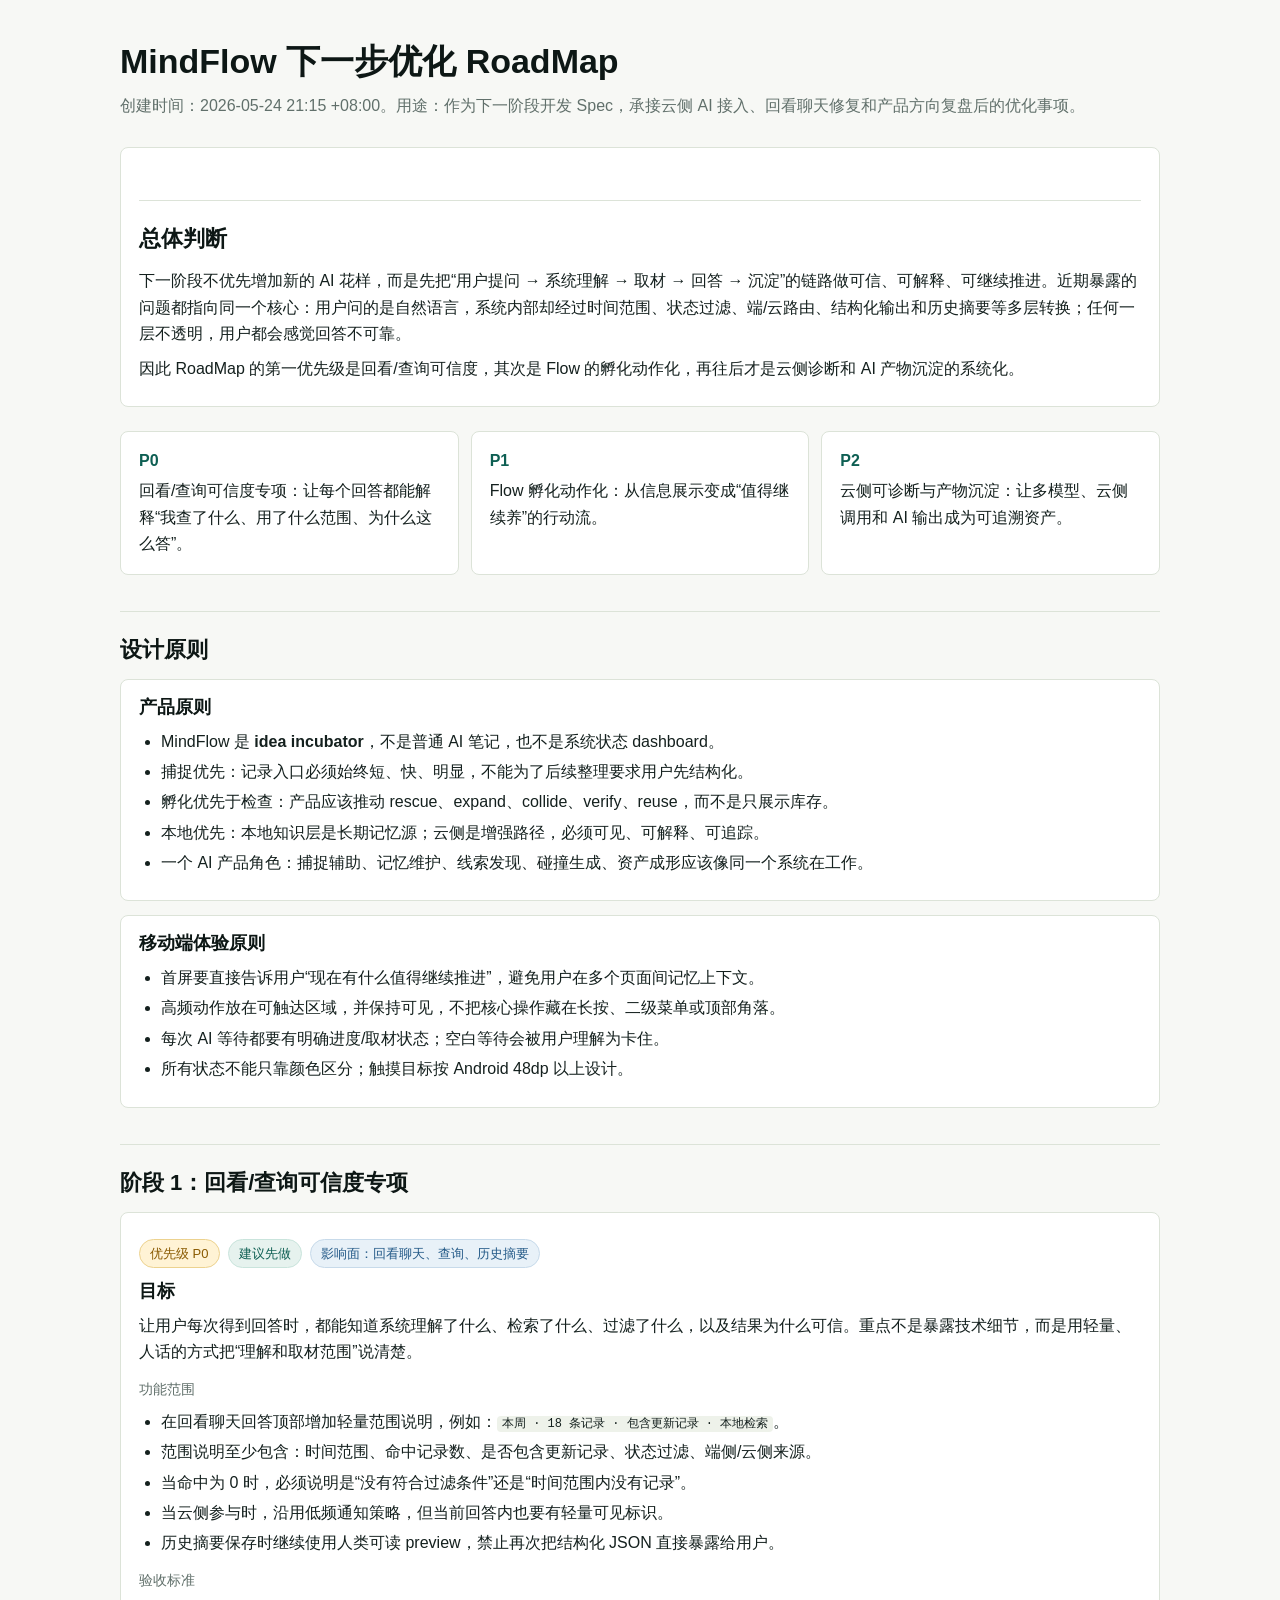
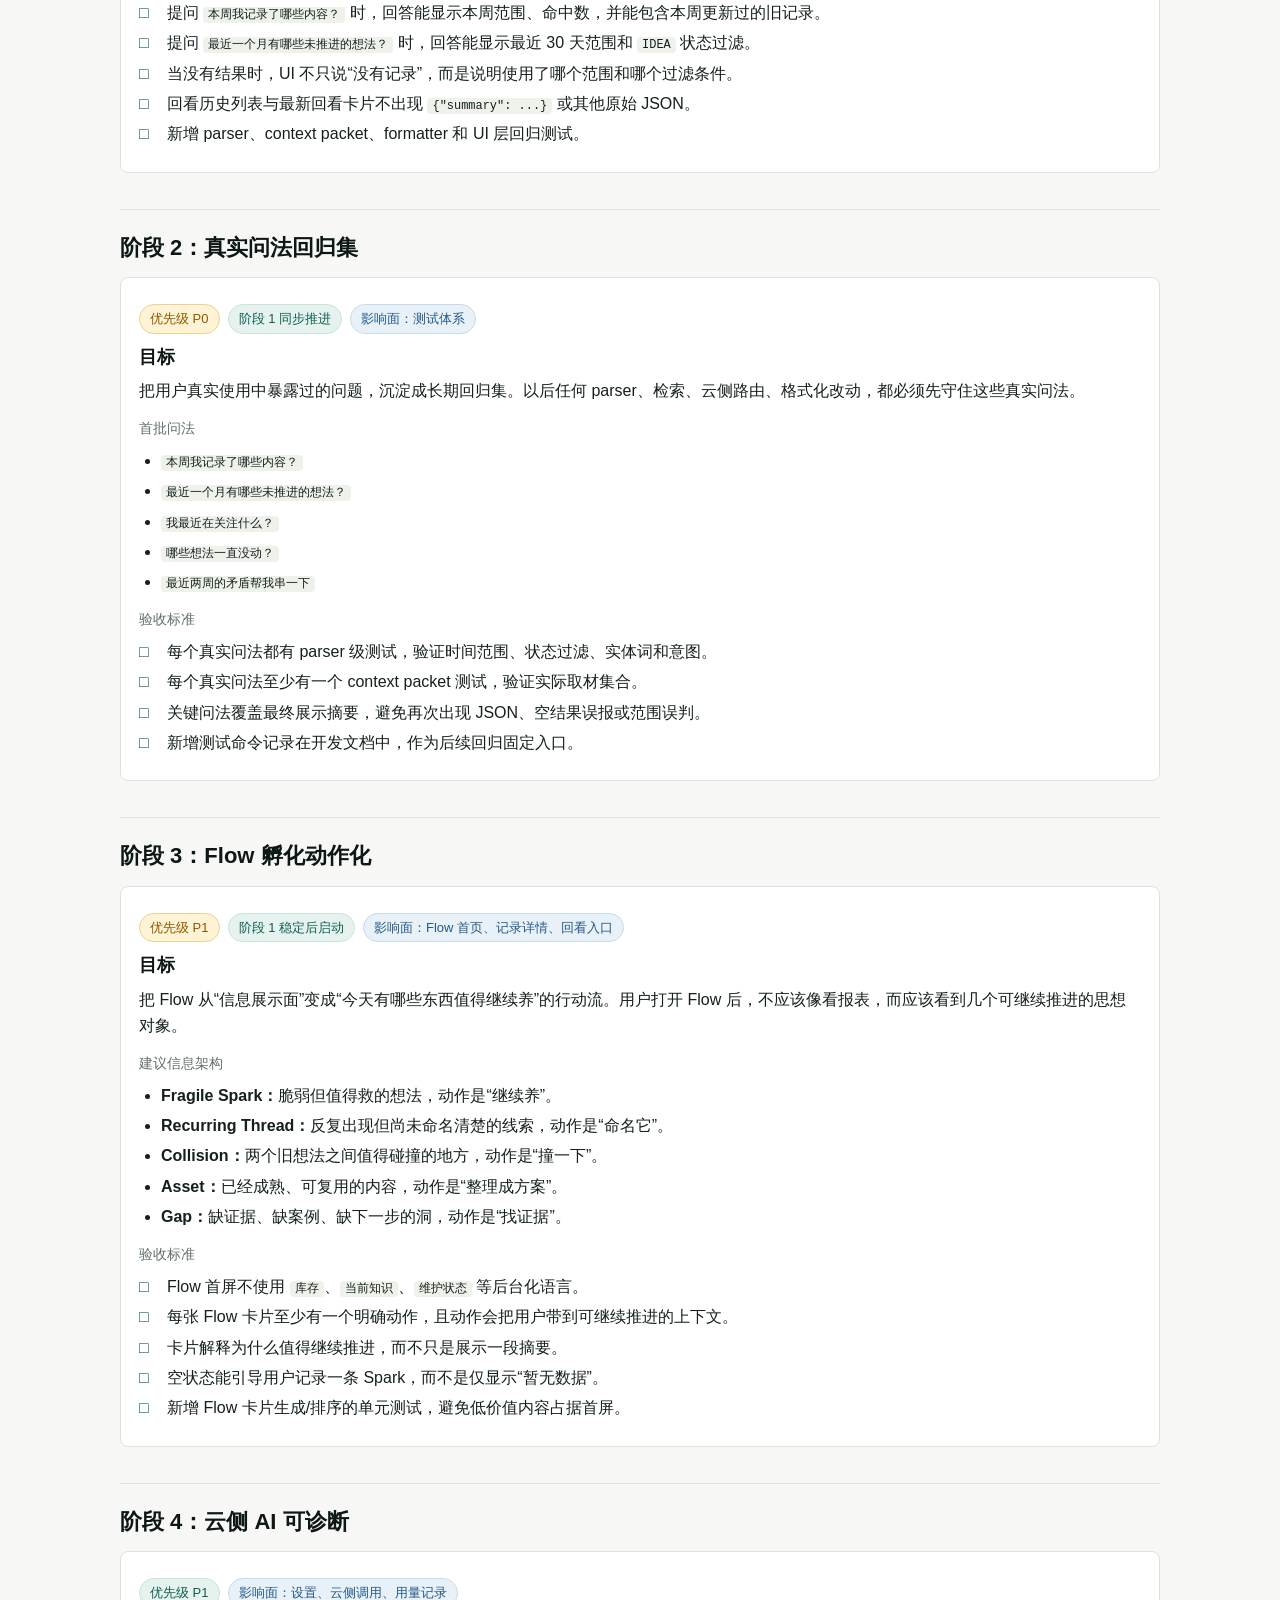
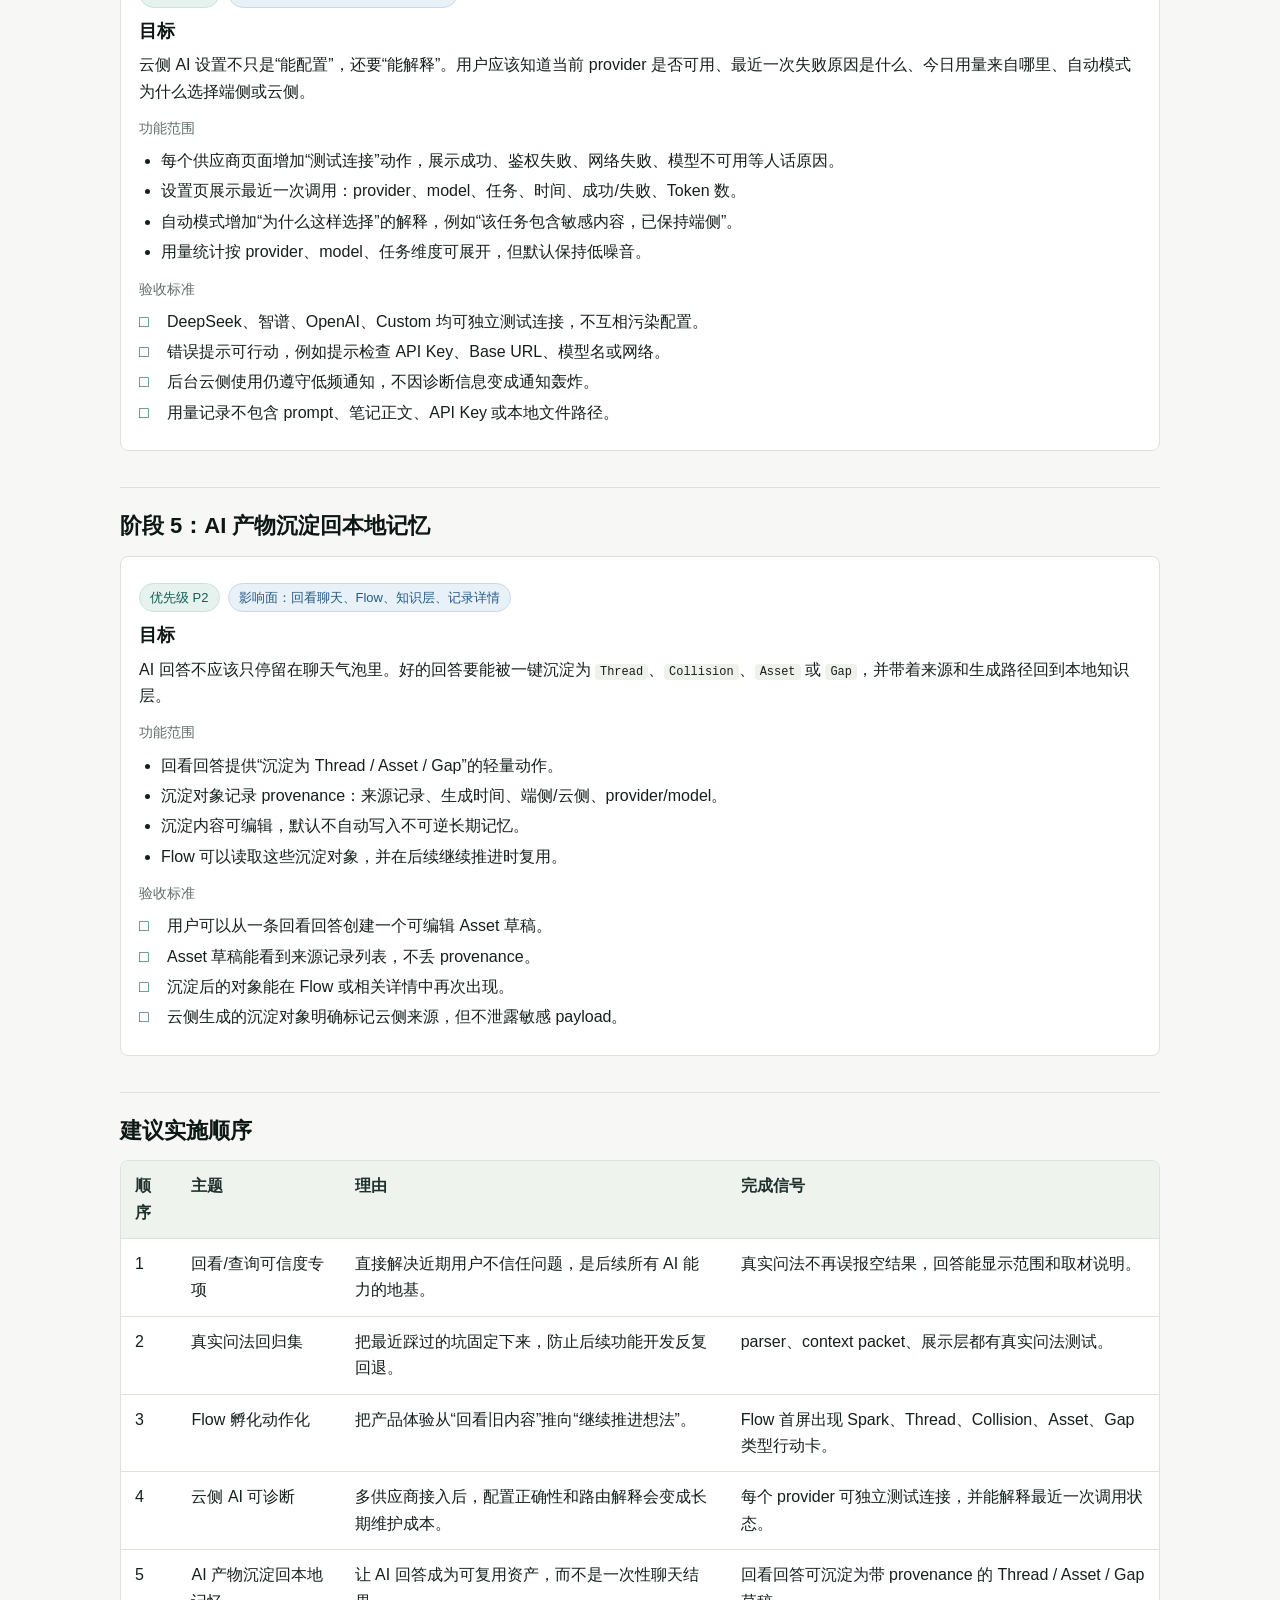
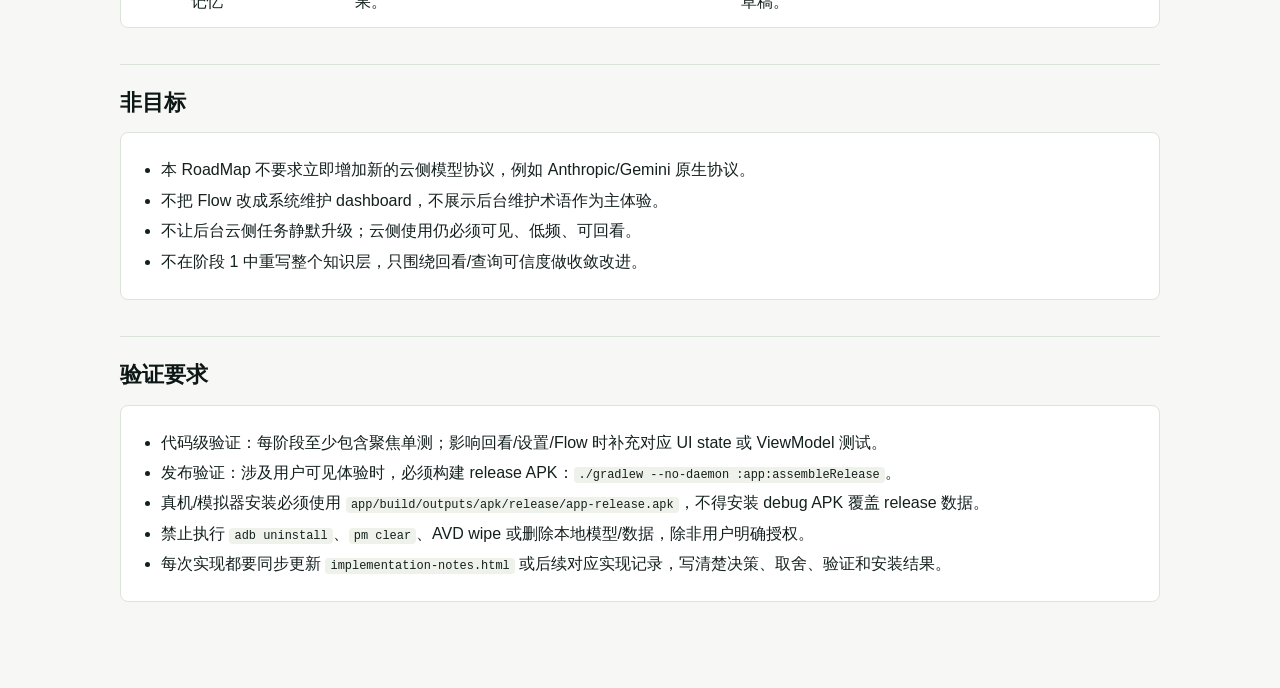
<file: docs/superpowers/specs/2026-05-24-mindflow-next-roadmap.html>
<!doctype html>
<html lang="zh-CN">
<head>
  <meta charset="utf-8">
  <meta name="viewport" content="width=device-width, initial-scale=1">
  <title>MindFlow 下一步优化 RoadMap</title>
  <style>
    :root {
      color-scheme: light;
      --bg: #f7f8f5;
      --panel: #ffffff;
      --ink: #14201e;
      --muted: #61706b;
      --line: #dce3d8;
      --accent: #0e5f53;
      --accent-soft: #e6f2ee;
      --warn: #8a5a00;
      --warn-soft: #fff3d5;
      --blue: #245a88;
      --blue-soft: #e8f1f8;
    }

    * {
      box-sizing: border-box;
    }

    body {
      margin: 0;
      font-family: -apple-system, BlinkMacSystemFont, "Segoe UI", sans-serif;
      line-height: 1.65;
      color: var(--ink);
      background: var(--bg);
    }

    main {
      max-width: 1080px;
      margin: 0 auto;
      padding: 40px 20px 72px;
    }

    h1, h2, h3 {
      line-height: 1.25;
      color: #0d1715;
    }

    h1 {
      font-size: 34px;
      margin: 0 0 10px;
    }

    h2 {
      font-size: 22px;
      margin: 36px 0 16px;
      padding-top: 24px;
      border-top: 1px solid var(--line);
    }

    h3 {
      font-size: 18px;
      margin: 0 0 10px;
    }

    p {
      margin: 8px 0;
    }

    ul {
      margin: 8px 0;
      padding-left: 22px;
    }

    li + li {
      margin-top: 4px;
    }

    code {
      background: #eef2ea;
      border-radius: 4px;
      padding: 1px 5px;
      font-size: 0.92em;
    }

    .meta {
      color: var(--muted);
      margin-bottom: 28px;
    }

    .summary {
      display: grid;
      grid-template-columns: repeat(3, minmax(0, 1fr));
      gap: 12px;
      margin: 24px 0;
    }

    .summary-card,
    .section,
    .phase,
    .decision {
      background: var(--panel);
      border: 1px solid var(--line);
      border-radius: 8px;
      padding: 16px 18px;
    }

    .summary-card strong {
      display: block;
      color: var(--accent);
      margin-bottom: 4px;
    }

    .section,
    .phase,
    .decision {
      margin: 14px 0;
    }

    .badge-row {
      display: flex;
      flex-wrap: wrap;
      gap: 8px;
      margin: 10px 0 12px;
    }

    .badge {
      display: inline-flex;
      align-items: center;
      min-height: 28px;
      border-radius: 999px;
      padding: 3px 10px;
      font-size: 13px;
      color: var(--accent);
      background: var(--accent-soft);
      border: 1px solid #c9e4dc;
    }

    .badge.warn {
      color: var(--warn);
      background: var(--warn-soft);
      border-color: #ecd28f;
    }

    .badge.blue {
      color: var(--blue);
      background: var(--blue-soft);
      border-color: #c7daea;
    }

    .label {
      color: var(--muted);
      font-size: 14px;
      margin-top: 12px;
    }

    .checklist {
      list-style: none;
      padding-left: 0;
    }

    .checklist li {
      position: relative;
      padding-left: 28px;
    }

    .checklist li::before {
      content: "□";
      position: absolute;
      left: 0;
      color: var(--accent);
      font-weight: 700;
    }

    .table-wrap {
      overflow-x: auto;
      margin-top: 12px;
      border: 1px solid var(--line);
      border-radius: 8px;
      background: var(--panel);
    }

    table {
      width: 100%;
      border-collapse: collapse;
      min-width: 820px;
    }

    th, td {
      text-align: left;
      vertical-align: top;
      padding: 12px 14px;
      border-bottom: 1px solid var(--line);
    }

    th {
      color: #20312d;
      background: #eef3ed;
      font-weight: 700;
    }

    tr:last-child td {
      border-bottom: 0;
    }

    @media (max-width: 760px) {
      main {
        padding: 28px 14px 56px;
      }

      h1 {
        font-size: 28px;
      }

      .summary {
        grid-template-columns: 1fr;
      }
    }
  </style>
</head>
<body>
  <main>
    <h1>MindFlow 下一步优化 RoadMap</h1>
    <p class="meta">创建时间：2026-05-24 21:15 +08:00。用途：作为下一阶段开发 Spec，承接云侧 AI 接入、回看聊天修复和产品方向复盘后的优化事项。</p>

    <section class="decision">
      <h2>总体判断</h2>
      <p>下一阶段不优先增加新的 AI 花样，而是先把“用户提问 → 系统理解 → 取材 → 回答 → 沉淀”的链路做可信、可解释、可继续推进。近期暴露的问题都指向同一个核心：用户问的是自然语言，系统内部却经过时间范围、状态过滤、端/云路由、结构化输出和历史摘要等多层转换；任何一层不透明，用户都会感觉回答不可靠。</p>
      <p>因此 RoadMap 的第一优先级是回看/查询可信度，其次是 Flow 的孵化动作化，再往后才是云侧诊断和 AI 产物沉淀的系统化。</p>
    </section>

    <div class="summary">
      <div class="summary-card">
        <strong>P0</strong>
        回看/查询可信度专项：让每个回答都能解释“我查了什么、用了什么范围、为什么这么答”。
      </div>
      <div class="summary-card">
        <strong>P1</strong>
        Flow 孵化动作化：从信息展示变成“值得继续养”的行动流。
      </div>
      <div class="summary-card">
        <strong>P2</strong>
        云侧可诊断与产物沉淀：让多模型、云侧调用和 AI 输出成为可追溯资产。
      </div>
    </div>

    <h2>设计原则</h2>
    <div class="section">
      <h3>产品原则</h3>
      <ul>
        <li>MindFlow 是 <strong>idea incubator</strong>，不是普通 AI 笔记，也不是系统状态 dashboard。</li>
        <li>捕捉优先：记录入口必须始终短、快、明显，不能为了后续整理要求用户先结构化。</li>
        <li>孵化优先于检查：产品应该推动 rescue、expand、collide、verify、reuse，而不是只展示库存。</li>
        <li>本地优先：本地知识层是长期记忆源；云侧是增强路径，必须可见、可解释、可追踪。</li>
        <li>一个 AI 产品角色：捕捉辅助、记忆维护、线索发现、碰撞生成、资产成形应该像同一个系统在工作。</li>
      </ul>
    </div>
    <div class="section">
      <h3>移动端体验原则</h3>
      <ul>
        <li>首屏要直接告诉用户“现在有什么值得继续推进”，避免用户在多个页面间记忆上下文。</li>
        <li>高频动作放在可触达区域，并保持可见，不把核心操作藏在长按、二级菜单或顶部角落。</li>
        <li>每次 AI 等待都要有明确进度/取材状态；空白等待会被用户理解为卡住。</li>
        <li>所有状态不能只靠颜色区分；触摸目标按 Android 48dp 以上设计。</li>
      </ul>
    </div>

    <h2>阶段 1：回看/查询可信度专项</h2>
    <div class="phase">
      <div class="badge-row">
        <span class="badge warn">优先级 P0</span>
        <span class="badge">建议先做</span>
        <span class="badge blue">影响面：回看聊天、查询、历史摘要</span>
      </div>
      <h3>目标</h3>
      <p>让用户每次得到回答时，都能知道系统理解了什么、检索了什么、过滤了什么，以及结果为什么可信。重点不是暴露技术细节，而是用轻量、人话的方式把“理解和取材范围”说清楚。</p>

      <p class="label">功能范围</p>
      <ul>
        <li>在回看聊天回答顶部增加轻量范围说明，例如：<code>本周 · 18 条记录 · 包含更新记录 · 本地检索</code>。</li>
        <li>范围说明至少包含：时间范围、命中记录数、是否包含更新记录、状态过滤、端侧/云侧来源。</li>
        <li>当命中为 0 时，必须说明是“没有符合过滤条件”还是“时间范围内没有记录”。</li>
        <li>当云侧参与时，沿用低频通知策略，但当前回答内也要有轻量可见标识。</li>
        <li>历史摘要保存时继续使用人类可读 preview，禁止再次把结构化 JSON 直接暴露给用户。</li>
      </ul>

      <p class="label">验收标准</p>
      <ul class="checklist">
        <li>提问 <code>本周我记录了哪些内容？</code> 时，回答能显示本周范围、命中数，并能包含本周更新过的旧记录。</li>
        <li>提问 <code>最近一个月有哪些未推进的想法？</code> 时，回答能显示最近 30 天范围和 <code>IDEA</code> 状态过滤。</li>
        <li>当没有结果时，UI 不只说“没有记录”，而是说明使用了哪个范围和哪个过滤条件。</li>
        <li>回看历史列表与最新回看卡片不出现 <code>{"summary": ...}</code> 或其他原始 JSON。</li>
        <li>新增 parser、context packet、formatter 和 UI 层回归测试。</li>
      </ul>
    </div>

    <h2>阶段 2：真实问法回归集</h2>
    <div class="phase">
      <div class="badge-row">
        <span class="badge warn">优先级 P0</span>
        <span class="badge">阶段 1 同步推进</span>
        <span class="badge blue">影响面：测试体系</span>
      </div>
      <h3>目标</h3>
      <p>把用户真实使用中暴露过的问题，沉淀成长期回归集。以后任何 parser、检索、云侧路由、格式化改动，都必须先守住这些真实问法。</p>

      <p class="label">首批问法</p>
      <ul>
        <li><code>本周我记录了哪些内容？</code></li>
        <li><code>最近一个月有哪些未推进的想法？</code></li>
        <li><code>我最近在关注什么？</code></li>
        <li><code>哪些想法一直没动？</code></li>
        <li><code>最近两周的矛盾帮我串一下</code></li>
      </ul>

      <p class="label">验收标准</p>
      <ul class="checklist">
        <li>每个真实问法都有 parser 级测试，验证时间范围、状态过滤、实体词和意图。</li>
        <li>每个真实问法至少有一个 context packet 测试，验证实际取材集合。</li>
        <li>关键问法覆盖最终展示摘要，避免再次出现 JSON、空结果误报或范围误判。</li>
        <li>新增测试命令记录在开发文档中，作为后续回归固定入口。</li>
      </ul>
    </div>

    <h2>阶段 3：Flow 孵化动作化</h2>
    <div class="phase">
      <div class="badge-row">
        <span class="badge warn">优先级 P1</span>
        <span class="badge">阶段 1 稳定后启动</span>
        <span class="badge blue">影响面：Flow 首页、记录详情、回看入口</span>
      </div>
      <h3>目标</h3>
      <p>把 Flow 从“信息展示面”变成“今天有哪些东西值得继续养”的行动流。用户打开 Flow 后，不应该像看报表，而应该看到几个可继续推进的思想对象。</p>

      <p class="label">建议信息架构</p>
      <ul>
        <li><strong>Fragile Spark：</strong>脆弱但值得救的想法，动作是“继续养”。</li>
        <li><strong>Recurring Thread：</strong>反复出现但尚未命名清楚的线索，动作是“命名它”。</li>
        <li><strong>Collision：</strong>两个旧想法之间值得碰撞的地方，动作是“撞一下”。</li>
        <li><strong>Asset：</strong>已经成熟、可复用的内容，动作是“整理成方案”。</li>
        <li><strong>Gap：</strong>缺证据、缺案例、缺下一步的洞，动作是“找证据”。</li>
      </ul>

      <p class="label">验收标准</p>
      <ul class="checklist">
        <li>Flow 首屏不使用 <code>库存</code>、<code>当前知识</code>、<code>维护状态</code> 等后台化语言。</li>
        <li>每张 Flow 卡片至少有一个明确动作，且动作会把用户带到可继续推进的上下文。</li>
        <li>卡片解释为什么值得继续推进，而不只是展示一段摘要。</li>
        <li>空状态能引导用户记录一条 Spark，而不是仅显示“暂无数据”。</li>
        <li>新增 Flow 卡片生成/排序的单元测试，避免低价值内容占据首屏。</li>
      </ul>
    </div>

    <h2>阶段 4：云侧 AI 可诊断</h2>
    <div class="phase">
      <div class="badge-row">
        <span class="badge">优先级 P1</span>
        <span class="badge blue">影响面：设置、云侧调用、用量记录</span>
      </div>
      <h3>目标</h3>
      <p>云侧 AI 设置不只是“能配置”，还要“能解释”。用户应该知道当前 provider 是否可用、最近一次失败原因是什么、今日用量来自哪里、自动模式为什么选择端侧或云侧。</p>

      <p class="label">功能范围</p>
      <ul>
        <li>每个供应商页面增加“测试连接”动作，展示成功、鉴权失败、网络失败、模型不可用等人话原因。</li>
        <li>设置页展示最近一次调用：provider、model、任务、时间、成功/失败、Token 数。</li>
        <li>自动模式增加“为什么这样选择”的解释，例如“该任务包含敏感内容，已保持端侧”。</li>
        <li>用量统计按 provider、model、任务维度可展开，但默认保持低噪音。</li>
      </ul>

      <p class="label">验收标准</p>
      <ul class="checklist">
        <li>DeepSeek、智谱、OpenAI、Custom 均可独立测试连接，不互相污染配置。</li>
        <li>错误提示可行动，例如提示检查 API Key、Base URL、模型名或网络。</li>
        <li>后台云侧使用仍遵守低频通知，不因诊断信息变成通知轰炸。</li>
        <li>用量记录不包含 prompt、笔记正文、API Key 或本地文件路径。</li>
      </ul>
    </div>

    <h2>阶段 5：AI 产物沉淀回本地记忆</h2>
    <div class="phase">
      <div class="badge-row">
        <span class="badge">优先级 P2</span>
        <span class="badge blue">影响面：回看聊天、Flow、知识层、记录详情</span>
      </div>
      <h3>目标</h3>
      <p>AI 回答不应该只停留在聊天气泡里。好的回答要能被一键沉淀为 <code>Thread</code>、<code>Collision</code>、<code>Asset</code> 或 <code>Gap</code>，并带着来源和生成路径回到本地知识层。</p>

      <p class="label">功能范围</p>
      <ul>
        <li>回看回答提供“沉淀为 Thread / Asset / Gap”的轻量动作。</li>
        <li>沉淀对象记录 provenance：来源记录、生成时间、端侧/云侧、provider/model。</li>
        <li>沉淀内容可编辑，默认不自动写入不可逆长期记忆。</li>
        <li>Flow 可以读取这些沉淀对象，并在后续继续推进时复用。</li>
      </ul>

      <p class="label">验收标准</p>
      <ul class="checklist">
        <li>用户可以从一条回看回答创建一个可编辑 Asset 草稿。</li>
        <li>Asset 草稿能看到来源记录列表，不丢 provenance。</li>
        <li>沉淀后的对象能在 Flow 或相关详情中再次出现。</li>
        <li>云侧生成的沉淀对象明确标记云侧来源，但不泄露敏感 payload。</li>
      </ul>
    </div>

    <h2>建议实施顺序</h2>
    <div class="table-wrap">
      <table>
        <thead>
          <tr>
            <th>顺序</th>
            <th>主题</th>
            <th>理由</th>
            <th>完成信号</th>
          </tr>
        </thead>
        <tbody>
          <tr>
            <td>1</td>
            <td>回看/查询可信度专项</td>
            <td>直接解决近期用户不信任问题，是后续所有 AI 能力的地基。</td>
            <td>真实问法不再误报空结果，回答能显示范围和取材说明。</td>
          </tr>
          <tr>
            <td>2</td>
            <td>真实问法回归集</td>
            <td>把最近踩过的坑固定下来，防止后续功能开发反复回退。</td>
            <td>parser、context packet、展示层都有真实问法测试。</td>
          </tr>
          <tr>
            <td>3</td>
            <td>Flow 孵化动作化</td>
            <td>把产品体验从“回看旧内容”推向“继续推进想法”。</td>
            <td>Flow 首屏出现 Spark、Thread、Collision、Asset、Gap 类型行动卡。</td>
          </tr>
          <tr>
            <td>4</td>
            <td>云侧 AI 可诊断</td>
            <td>多供应商接入后，配置正确性和路由解释会变成长期维护成本。</td>
            <td>每个 provider 可独立测试连接，并能解释最近一次调用状态。</td>
          </tr>
          <tr>
            <td>5</td>
            <td>AI 产物沉淀回本地记忆</td>
            <td>让 AI 回答成为可复用资产，而不是一次性聊天结果。</td>
            <td>回看回答可沉淀为带 provenance 的 Thread / Asset / Gap 草稿。</td>
          </tr>
        </tbody>
      </table>
    </div>

    <h2>非目标</h2>
    <div class="section">
      <ul>
        <li>本 RoadMap 不要求立即增加新的云侧模型协议，例如 Anthropic/Gemini 原生协议。</li>
        <li>不把 Flow 改成系统维护 dashboard，不展示后台维护术语作为主体验。</li>
        <li>不让后台云侧任务静默升级；云侧使用仍必须可见、低频、可回看。</li>
        <li>不在阶段 1 中重写整个知识层，只围绕回看/查询可信度做收敛改进。</li>
      </ul>
    </div>

    <h2>验证要求</h2>
    <div class="section">
      <ul>
        <li>代码级验证：每阶段至少包含聚焦单测；影响回看/设置/Flow 时补充对应 UI state 或 ViewModel 测试。</li>
        <li>发布验证：涉及用户可见体验时，必须构建 release APK：<code>./gradlew --no-daemon :app:assembleRelease</code>。</li>
        <li>真机/模拟器安装必须使用 <code>app/build/outputs/apk/release/app-release.apk</code>，不得安装 debug APK 覆盖 release 数据。</li>
        <li>禁止执行 <code>adb uninstall</code>、<code>pm clear</code>、AVD wipe 或删除本地模型/数据，除非用户明确授权。</li>
        <li>每次实现都要同步更新 <code>implementation-notes.html</code> 或后续对应实现记录，写清楚决策、取舍、验证和安装结果。</li>
      </ul>
    </div>
  </main>
</body>
</html>
</file>
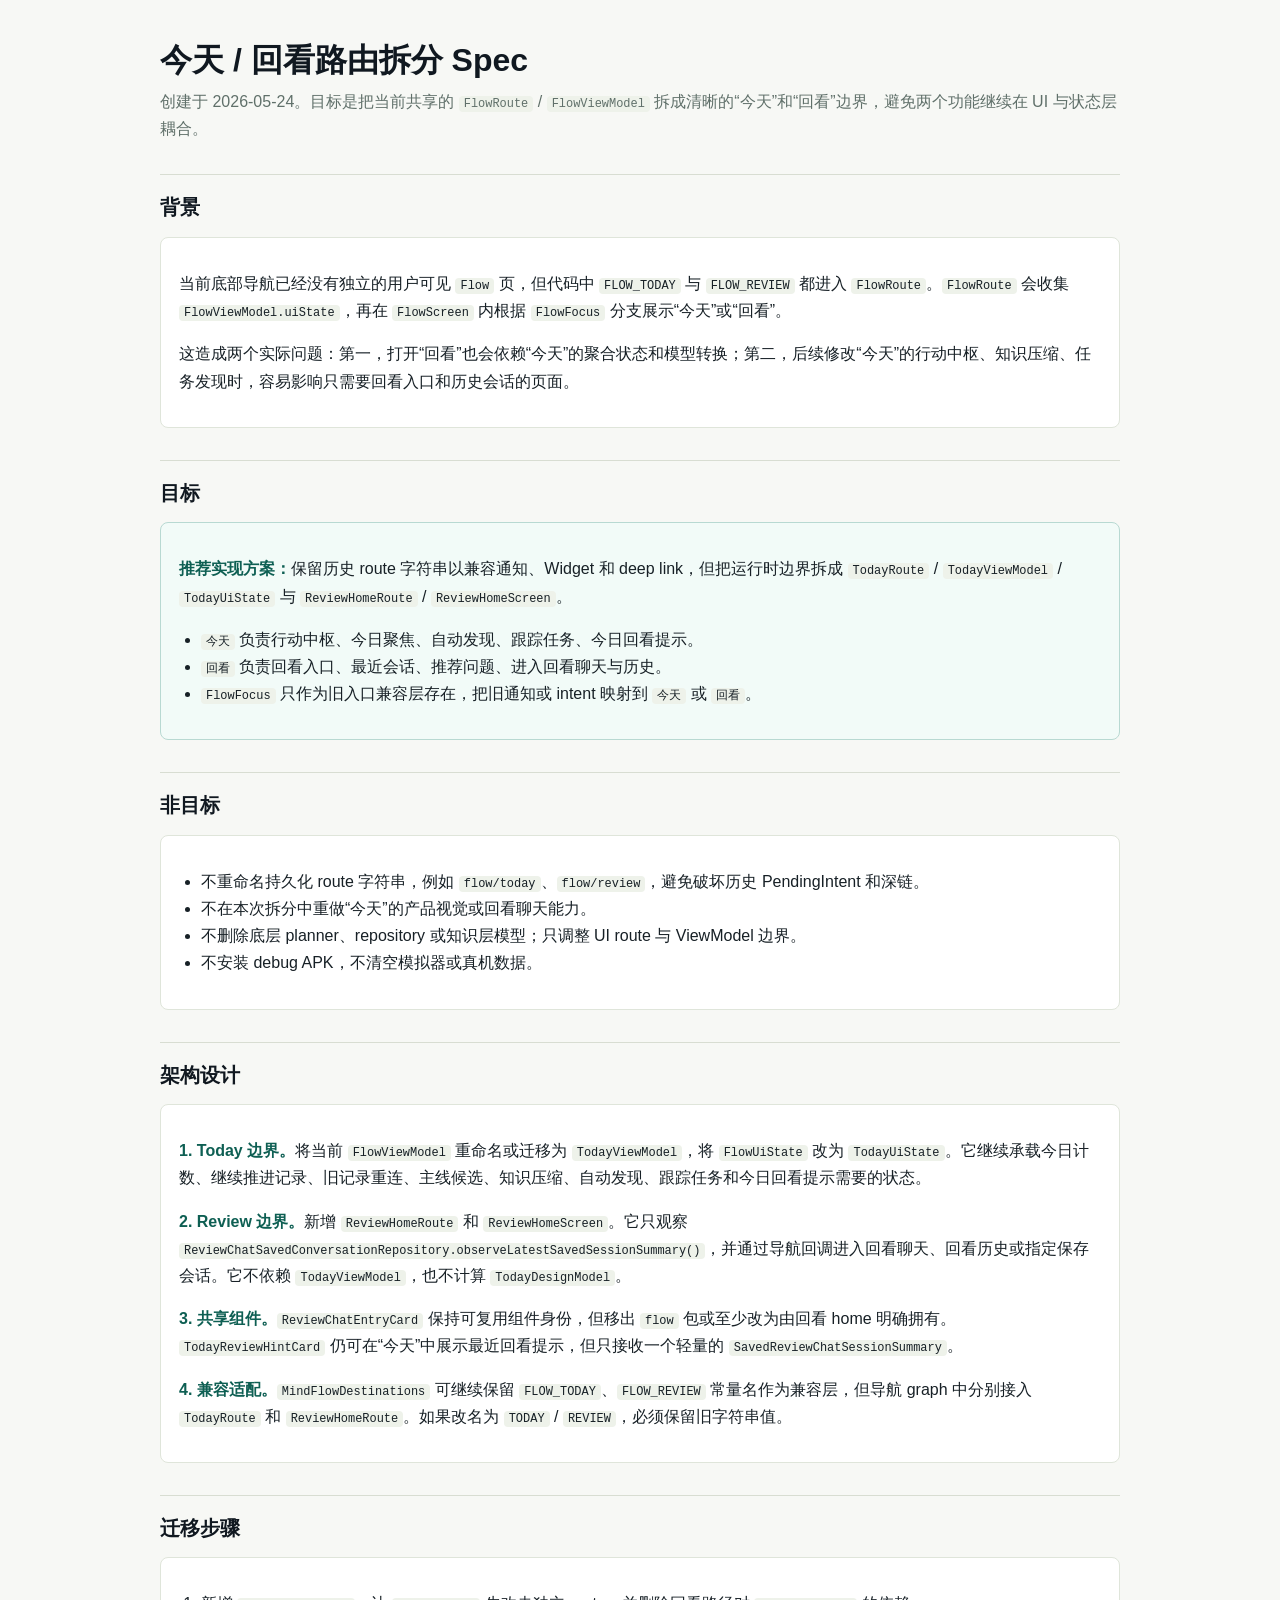
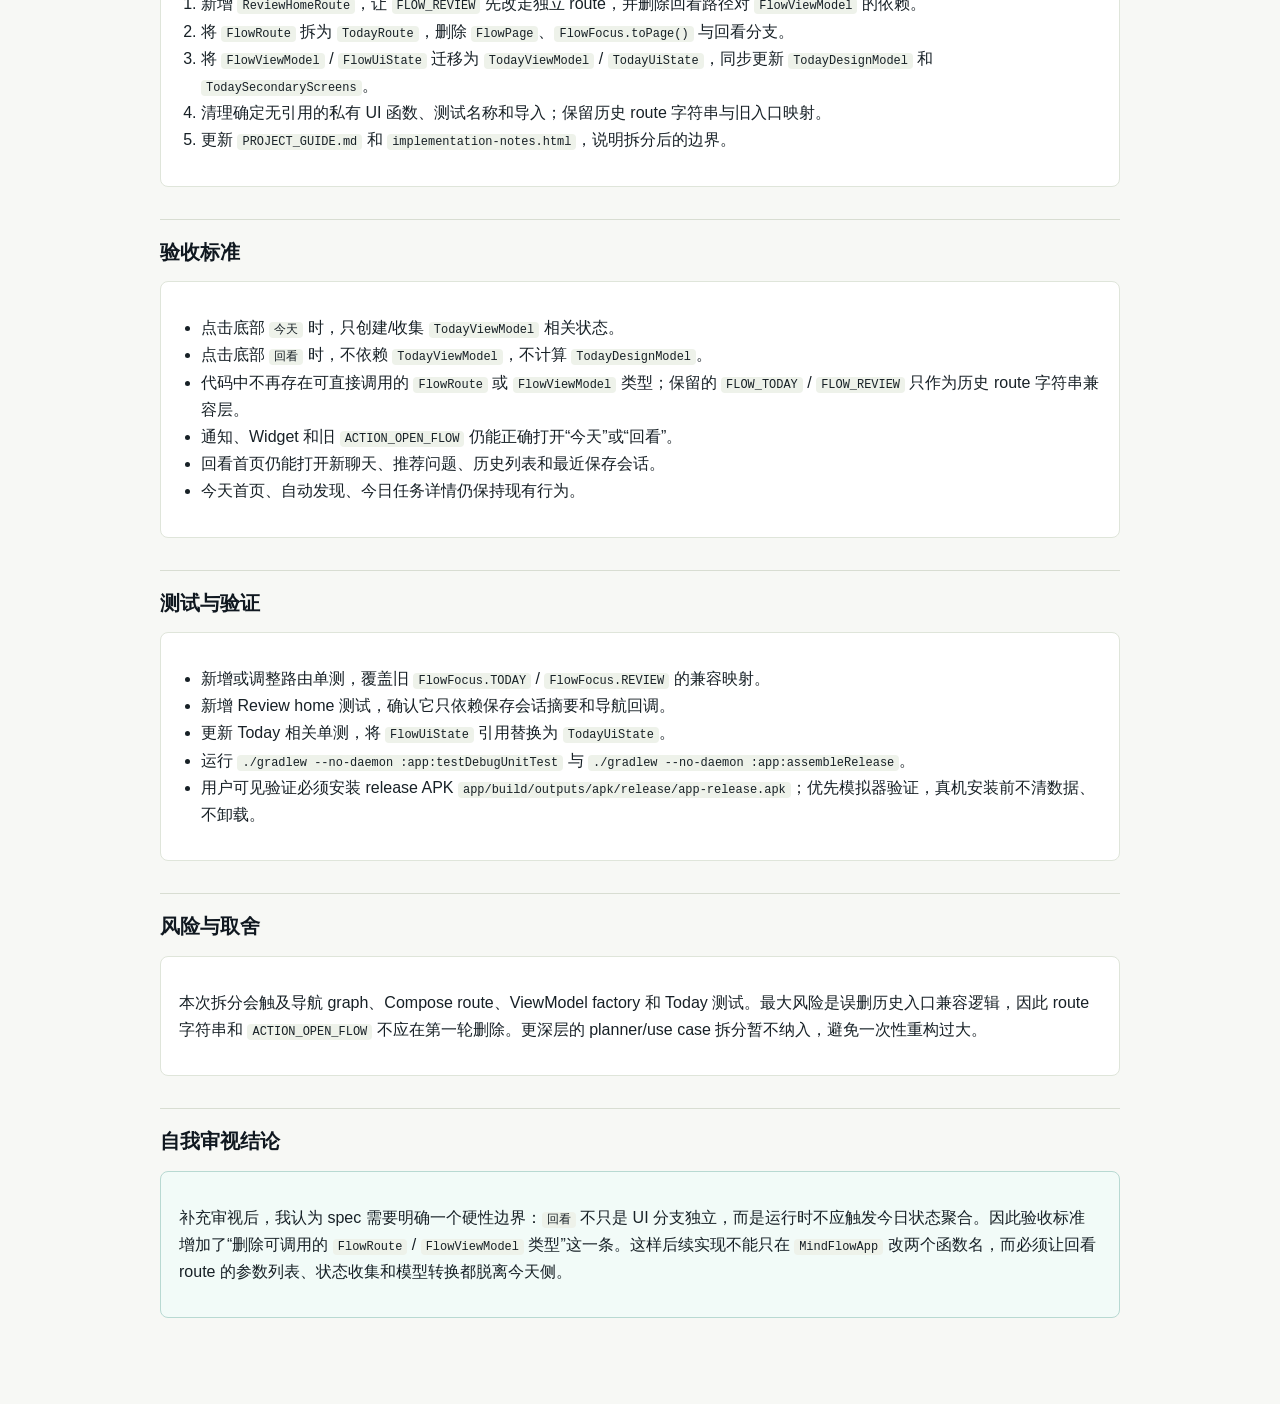
<file: docs/superpowers/specs/2026-05-24-today-review-route-split.html>
<!doctype html>
<html lang="zh-CN">
<head>
  <meta charset="utf-8">
  <meta name="viewport" content="width=device-width, initial-scale=1">
  <title>MindFlow 今天 / 回看路由拆分 Spec</title>
  <style>
    body {
      margin: 0;
      font-family: -apple-system, BlinkMacSystemFont, "Segoe UI", sans-serif;
      color: #172026;
      background: #f7f8f5;
      line-height: 1.7;
    }
    main {
      max-width: 960px;
      margin: 0 auto;
      padding: 40px 20px 72px;
    }
    h1, h2 {
      color: #101820;
      line-height: 1.25;
    }
    h1 {
      margin: 0 0 8px;
      font-size: 32px;
    }
    h2 {
      margin-top: 32px;
      padding-top: 20px;
      border-top: 1px solid #d8ddd2;
      font-size: 20px;
    }
    .meta {
      margin: 0 0 28px;
      color: #60706a;
    }
    .card {
      margin: 14px 0;
      padding: 16px 18px;
      border: 1px solid #dfe5da;
      border-radius: 8px;
      background: #fff;
    }
    .decision {
      border-color: #b8d9d2;
      background: #f2fbf8;
    }
    code {
      padding: 1px 5px;
      border-radius: 4px;
      background: #eef2ea;
      font-size: 0.92em;
    }
    ul, ol {
      padding-left: 22px;
    }
    strong {
      color: #0e5f53;
    }
  </style>
</head>
<body>
  <main>
    <h1>今天 / 回看路由拆分 Spec</h1>
    <p class="meta">创建于 2026-05-24。目标是把当前共享的 <code>FlowRoute</code> / <code>FlowViewModel</code> 拆成清晰的“今天”和“回看”边界，避免两个功能继续在 UI 与状态层耦合。</p>

    <h2>背景</h2>
    <div class="card">
      <p>当前底部导航已经没有独立的用户可见 <code>Flow</code> 页，但代码中 <code>FLOW_TODAY</code> 与 <code>FLOW_REVIEW</code> 都进入 <code>FlowRoute</code>。<code>FlowRoute</code> 会收集 <code>FlowViewModel.uiState</code>，再在 <code>FlowScreen</code> 内根据 <code>FlowFocus</code> 分支展示“今天”或“回看”。</p>
      <p>这造成两个实际问题：第一，打开“回看”也会依赖“今天”的聚合状态和模型转换；第二，后续修改“今天”的行动中枢、知识压缩、任务发现时，容易影响只需要回看入口和历史会话的页面。</p>
    </div>

    <h2>目标</h2>
    <div class="card decision">
      <p><strong>推荐实现方案：</strong>保留历史 route 字符串以兼容通知、Widget 和 deep link，但把运行时边界拆成 <code>TodayRoute</code> / <code>TodayViewModel</code> / <code>TodayUiState</code> 与 <code>ReviewHomeRoute</code> / <code>ReviewHomeScreen</code>。</p>
      <ul>
        <li><code>今天</code> 负责行动中枢、今日聚焦、自动发现、跟踪任务、今日回看提示。</li>
        <li><code>回看</code> 负责回看入口、最近会话、推荐问题、进入回看聊天与历史。</li>
        <li><code>FlowFocus</code> 只作为旧入口兼容层存在，把旧通知或 intent 映射到 <code>今天</code> 或 <code>回看</code>。</li>
      </ul>
    </div>

    <h2>非目标</h2>
    <div class="card">
      <ul>
        <li>不重命名持久化 route 字符串，例如 <code>flow/today</code>、<code>flow/review</code>，避免破坏历史 PendingIntent 和深链。</li>
        <li>不在本次拆分中重做“今天”的产品视觉或回看聊天能力。</li>
        <li>不删除底层 planner、repository 或知识层模型；只调整 UI route 与 ViewModel 边界。</li>
        <li>不安装 debug APK，不清空模拟器或真机数据。</li>
      </ul>
    </div>

    <h2>架构设计</h2>
    <div class="card">
      <p><strong>1. Today 边界。</strong>将当前 <code>FlowViewModel</code> 重命名或迁移为 <code>TodayViewModel</code>，将 <code>FlowUiState</code> 改为 <code>TodayUiState</code>。它继续承载今日计数、继续推进记录、旧记录重连、主线候选、知识压缩、自动发现、跟踪任务和今日回看提示需要的状态。</p>
      <p><strong>2. Review 边界。</strong>新增 <code>ReviewHomeRoute</code> 和 <code>ReviewHomeScreen</code>。它只观察 <code>ReviewChatSavedConversationRepository.observeLatestSavedSessionSummary()</code>，并通过导航回调进入回看聊天、回看历史或指定保存会话。它不依赖 <code>TodayViewModel</code>，也不计算 <code>TodayDesignModel</code>。</p>
      <p><strong>3. 共享组件。</strong><code>ReviewChatEntryCard</code> 保持可复用组件身份，但移出 <code>flow</code> 包或至少改为由回看 home 明确拥有。<code>TodayReviewHintCard</code> 仍可在“今天”中展示最近回看提示，但只接收一个轻量的 <code>SavedReviewChatSessionSummary</code>。</p>
      <p><strong>4. 兼容适配。</strong><code>MindFlowDestinations</code> 可继续保留 <code>FLOW_TODAY</code>、<code>FLOW_REVIEW</code> 常量名作为兼容层，但导航 graph 中分别接入 <code>TodayRoute</code> 和 <code>ReviewHomeRoute</code>。如果改名为 <code>TODAY</code> / <code>REVIEW</code>，必须保留旧字符串值。</p>
    </div>

    <h2>迁移步骤</h2>
    <div class="card">
      <ol>
        <li>新增 <code>ReviewHomeRoute</code>，让 <code>FLOW_REVIEW</code> 先改走独立 route，并删除回看路径对 <code>FlowViewModel</code> 的依赖。</li>
        <li>将 <code>FlowRoute</code> 拆为 <code>TodayRoute</code>，删除 <code>FlowPage</code>、<code>FlowFocus.toPage()</code> 与回看分支。</li>
        <li>将 <code>FlowViewModel</code> / <code>FlowUiState</code> 迁移为 <code>TodayViewModel</code> / <code>TodayUiState</code>，同步更新 <code>TodayDesignModel</code> 和 <code>TodaySecondaryScreens</code>。</li>
        <li>清理确定无引用的私有 UI 函数、测试名称和导入；保留历史 route 字符串与旧入口映射。</li>
        <li>更新 <code>PROJECT_GUIDE.md</code> 和 <code>implementation-notes.html</code>，说明拆分后的边界。</li>
      </ol>
    </div>

    <h2>验收标准</h2>
    <div class="card">
      <ul>
        <li>点击底部 <code>今天</code> 时，只创建/收集 <code>TodayViewModel</code> 相关状态。</li>
        <li>点击底部 <code>回看</code> 时，不依赖 <code>TodayViewModel</code>，不计算 <code>TodayDesignModel</code>。</li>
        <li>代码中不再存在可直接调用的 <code>FlowRoute</code> 或 <code>FlowViewModel</code> 类型；保留的 <code>FLOW_TODAY</code> / <code>FLOW_REVIEW</code> 只作为历史 route 字符串兼容层。</li>
        <li>通知、Widget 和旧 <code>ACTION_OPEN_FLOW</code> 仍能正确打开“今天”或“回看”。</li>
        <li>回看首页仍能打开新聊天、推荐问题、历史列表和最近保存会话。</li>
        <li>今天首页、自动发现、今日任务详情仍保持现有行为。</li>
      </ul>
    </div>

    <h2>测试与验证</h2>
    <div class="card">
      <ul>
        <li>新增或调整路由单测，覆盖旧 <code>FlowFocus.TODAY</code> / <code>FlowFocus.REVIEW</code> 的兼容映射。</li>
        <li>新增 Review home 测试，确认它只依赖保存会话摘要和导航回调。</li>
        <li>更新 Today 相关单测，将 <code>FlowUiState</code> 引用替换为 <code>TodayUiState</code>。</li>
        <li>运行 <code>./gradlew --no-daemon :app:testDebugUnitTest</code> 与 <code>./gradlew --no-daemon :app:assembleRelease</code>。</li>
        <li>用户可见验证必须安装 release APK <code>app/build/outputs/apk/release/app-release.apk</code>；优先模拟器验证，真机安装前不清数据、不卸载。</li>
      </ul>
    </div>

    <h2>风险与取舍</h2>
    <div class="card">
      <p>本次拆分会触及导航 graph、Compose route、ViewModel factory 和 Today 测试。最大风险是误删历史入口兼容逻辑，因此 route 字符串和 <code>ACTION_OPEN_FLOW</code> 不应在第一轮删除。更深层的 planner/use case 拆分暂不纳入，避免一次性重构过大。</p>
    </div>

    <h2>自我审视结论</h2>
    <div class="card decision">
      <p>补充审视后，我认为 spec 需要明确一个硬性边界：<code>回看</code> 不只是 UI 分支独立，而是运行时不应触发今日状态聚合。因此验收标准增加了“删除可调用的 <code>FlowRoute</code> / <code>FlowViewModel</code> 类型”这一条。这样后续实现不能只在 <code>MindFlowApp</code> 改两个函数名，而必须让回看 route 的参数列表、状态收集和模型转换都脱离今天侧。</p>
    </div>
  </main>
</body>
</html>
</file>
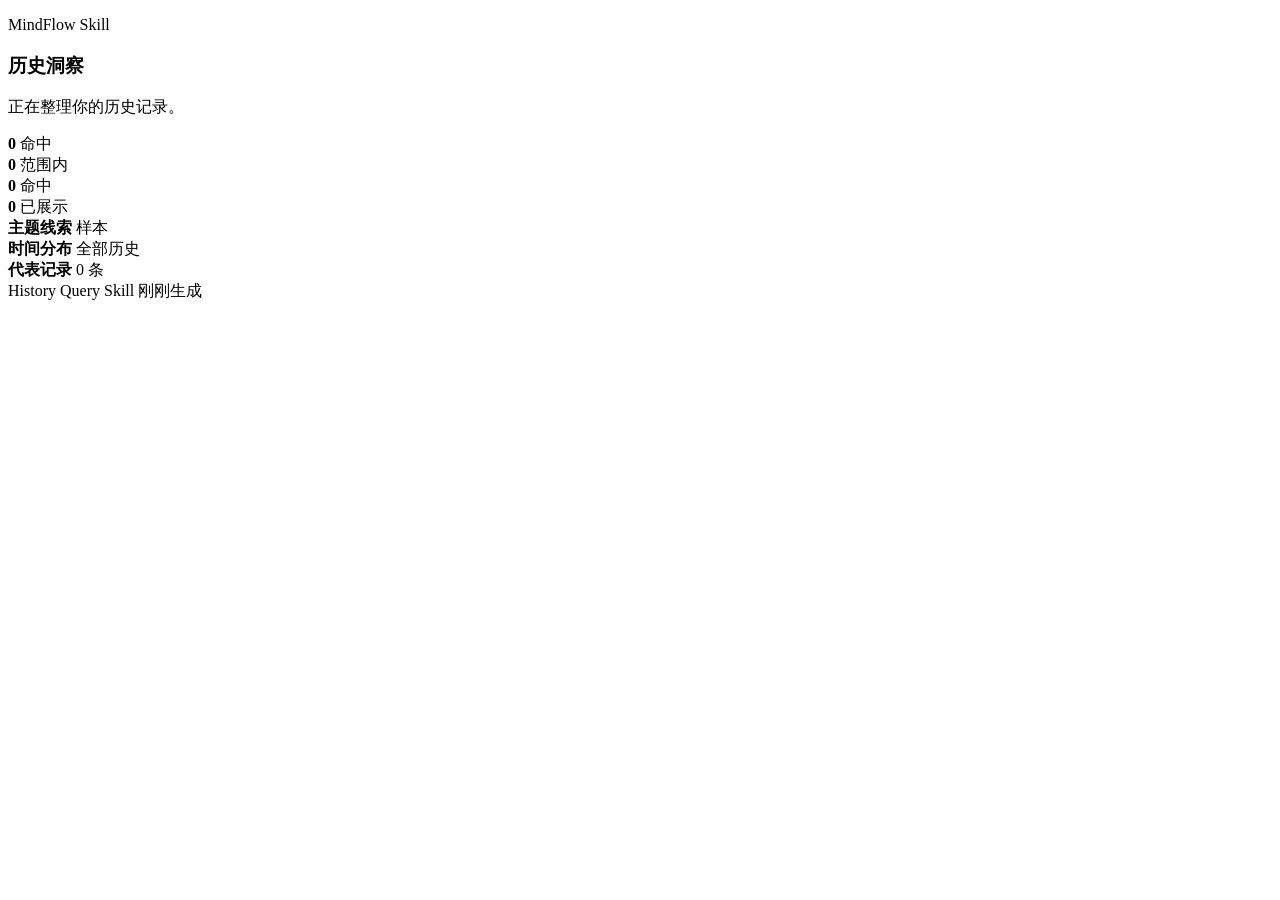
<file: app/src/main/assets/skills/history-query/assets/insight-card.html>
<!doctype html>
<html lang="zh-CN">
  <head>
    <meta charset="UTF-8" />
    <meta name="viewport" content="width=device-width, initial-scale=1.0" />
    <title>MindFlow History Insight Card</title>
    <link rel="stylesheet" href="file:///android_asset/skills/shared/card-kit/card-theme.css" />
  </head>
  <body>
    <article class="mf-card mf-fade-in" aria-label="MindFlow 历史洞察卡片">
      <div class="mf-card__content">
        <section class="mf-hero">
          <div>
            <p class="mf-eyebrow" id="eyebrow">MindFlow Skill</p>
            <h1 class="mf-title" id="title">历史洞察</h1>
            <p class="mf-subtitle" id="subtitle">正在整理你的历史记录。</p>
          </div>
          <div class="mf-orb" aria-label="命中记录数">
            <div class="mf-orb__inner">
              <strong id="heroCount">0</strong>
              <span id="heroLabel">命中</span>
            </div>
          </div>
        </section>

        <section class="mf-metrics" aria-label="记录覆盖指标">
          <div class="mf-metric">
            <strong id="scopedCount">0</strong>
            <span>范围内</span>
          </div>
          <div class="mf-metric">
            <strong id="matchedCount">0</strong>
            <span>命中</span>
          </div>
          <div class="mf-metric">
            <strong id="processedCount">0</strong>
            <span>已展示</span>
          </div>
        </section>

        <section class="mf-panel" aria-label="主题线索">
          <div class="mf-section-head">
            <strong id="themeTitle">主题线索</strong>
            <span id="coverageLabel">样本</span>
          </div>
          <div class="mf-theme-list" id="themes"></div>
        </section>

        <section class="mf-panel mf-panel--secondary" aria-label="时间分布">
          <div class="mf-section-head">
            <strong>时间分布</strong>
            <span id="scopeLabel">全部历史</span>
          </div>
          <div class="mf-timeline" id="timeline"></div>
        </section>

        <section class="mf-panel" aria-label="代表记录">
          <div class="mf-section-head">
            <strong id="recordTitle">代表记录</strong>
            <span id="recordCount">0 条</span>
          </div>
          <div class="mf-records" id="records"></div>
        </section>

        <footer class="mf-footer">
          <span class="mf-brand">History Query Skill</span>
          <span id="freshness">刚刚生成</span>
        </footer>
      </div>
    </article>

    <script src="file:///android_asset/skills/shared/card-kit/card-runtime.js"></script>
    <script>
      const {
        colorFor,
        countBy,
        escapeHtml,
        formatDateLabel,
        formatGeneratedAt,
        formatNumber,
        normalizeRecords,
        number,
        readPayloadFromUrl,
        setText
      } = window.MindFlowCard;

      const payload = readPayloadFromUrl({});
      const coverage = payload.coverage || {};
      const records = normalizeRecords(payload.records);
      const cardType = String(payload.cardType || "lookup");
      const matched = number(coverage.matchedCount);
      const scoped = number(coverage.totalCount);
      const processed = number(coverage.processedCount);
      const complete = Boolean(coverage.complete);
      const scopeLabel = String(payload.scopeLabel || "全部历史");

      const titleByType = {
        count: "记录覆盖情况",
        categories: "历史分类",
        timeline: "时间线索",
        lookup: "命中记录",
        analysis: "历史洞察"
      };

      const themeTitleByType = {
        count: "覆盖范围",
        categories: "主题线索",
        timeline: "时间线索",
        lookup: "命中线索",
        analysis: "洞察线索"
      };

      function folderLabel(raw) {
        const map = {
          work: "工作",
          life: "生活",
          health: "健康",
          project: "项目",
          fitness: "健身",
          idea: "想法",
          study: "学习"
        };
        const key = String(raw || "").trim();
        return map[key] || key.replace(/[-_]+/g, " ");
      }

      function inferTheme(record) {
        const source = `${record.title}\n${record.summary}`.toLowerCase();
        const rules = [
          ["应用开发", ["mindflow", "fitever", "应用", "界面", "输入框", "发布", "卡片", "启动页"]],
          ["AI 与模型", ["ai", "llm", "rag", "gemma", "litert", "模型", "端侧", "云侧", "gpu"]],
          ["技术优化", ["opencl", "npu", "gc", "内存", "架构", "代码", "闪退", "性能"]],
          ["个人成长", ["人生", "建议", "认知", "成长", "注意力", "效率", "内耗"]],
          ["健康生活", ["健康", "运动", "深蹲", "久坐", "免疫", "健身"]],
          ["规划总结", ["okr", "规划", "总结", "时间表", "复盘"]]
        ];
        const match = rules.find(([, terms]) => terms.some((term) => source.includes(term)));
        return match ? match[0] : "记录线索";
      }

      function buildThemes() {
        const labels = [];
        records.forEach((record) => {
          record.tags.slice(0, 2).forEach((tag) => labels.push(tag));
          if (record.folder) labels.push(folderLabel(record.folder));
          if (labels.length < 8) labels.push(inferTheme(record));
        });
        if (labels.length === 0) {
          labels.push(complete ? "完整覆盖" : "统计结果", scopeLabel);
        }
        return countBy(labels, (label) => label)
          .slice(0, 6);
      }

      function buildTimeline() {
        const buckets = countBy(records, (record) => record.date).slice(0, 7);
        if (buckets.length === 0) {
          return [{ label: scopeLabel, count: matched || scoped || 1 }];
        }
        return buckets.sort((a, b) => a.label.localeCompare(b.label));
      }

      function renderThemes() {
        const themes = buildThemes();
        document.getElementById("themes").innerHTML = themes
          .map((theme) => {
            const color = colorFor(theme.label);
            return `
              <span class="mf-theme" style="--theme-color: ${color}">
                <i></i>
                <span>${escapeHtml(theme.label)} · ${formatNumber(theme.count)}</span>
              </span>
            `;
          })
          .join("");
      }

      function renderTimeline() {
        const buckets = buildTimeline();
        const max = Math.max(...buckets.map((bucket) => bucket.count), 1);
        document.getElementById("timeline").innerHTML = buckets
          .map((bucket) => {
            const height = Math.max(10, Math.round((bucket.count / max) * 54));
            return `
              <div class="mf-day">
                <div class="mf-day__bar" style="height: ${height}px"></div>
                <div class="mf-day__label">${escapeHtml(formatDateLabel(bucket.label))}</div>
              </div>
            `;
          })
          .join("");
      }

      function renderRecords() {
        const visibleRecords = records.slice(0, 3);
        setText("recordCount", `${formatNumber(records.length)} 条`);
        if (visibleRecords.length === 0) {
          document.getElementById("records").innerHTML = `
            <div class="mf-record">
              <div class="mf-record__date">统计</div>
              <div>
                <p class="mf-record__title">这次查询主要返回覆盖统计</p>
                <p class="mf-record__summary">如果需要代表记录，可以继续追问“展开几条原始记录”。</p>
              </div>
            </div>
          `;
          return;
        }
        document.getElementById("records").innerHTML = visibleRecords
          .map((record) => `
            <div class="mf-record">
              <div class="mf-record__date">${escapeHtml(formatDateLabel(record.date))}</div>
              <div>
                <p class="mf-record__title">${escapeHtml(record.title)}</p>
                <p class="mf-record__summary">${escapeHtml(record.summary || "暂无摘要")}</p>
              </div>
            </div>
          `)
          .join("");
      }

      const shownLabel = complete ? "完整覆盖" : "样本展示";
      const title = titleByType[cardType] || titleByType.lookup;
      const question = payload.query ? `问题：${payload.query}` : `${scopeLabel} · ${shownLabel}`;
      const subtitle = `${scopeLabel}命中 ${formatNumber(matched)} 条，已可视化 ${formatNumber(processed || records.length)} 条。${complete ? "结果已覆盖全部命中记录。" : "卡片先展示代表样本，完整判断以正文回答为准。"}`;

      document.title = title;
      setText("eyebrow", `MindFlow Skill · ${shownLabel}`);
      setText("title", title);
      setText("subtitle", question.length > 42 ? subtitle : `${question}。${subtitle}`);
      setText("heroCount", formatNumber(matched));
      setText("heroLabel", cardType === "count" ? "总命中" : "命中");
      setText("scopedCount", formatNumber(scoped));
      setText("matchedCount", formatNumber(matched));
      setText("processedCount", formatNumber(processed || records.length));
      setText("coverageLabel", complete ? "完整" : "样本");
      setText("scopeLabel", scopeLabel);
      setText("themeTitle", themeTitleByType[cardType] || "主题线索");
      setText("recordTitle", cardType === "count" ? "查询说明" : "代表记录");
      document.querySelector(".mf-brand").textContent = "MindFlow Insight";
      setText("freshness", formatGeneratedAt(payload.generatedAt));

      renderThemes();
      renderTimeline();
      renderRecords();
    </script>
  </body>
</html>
</file>
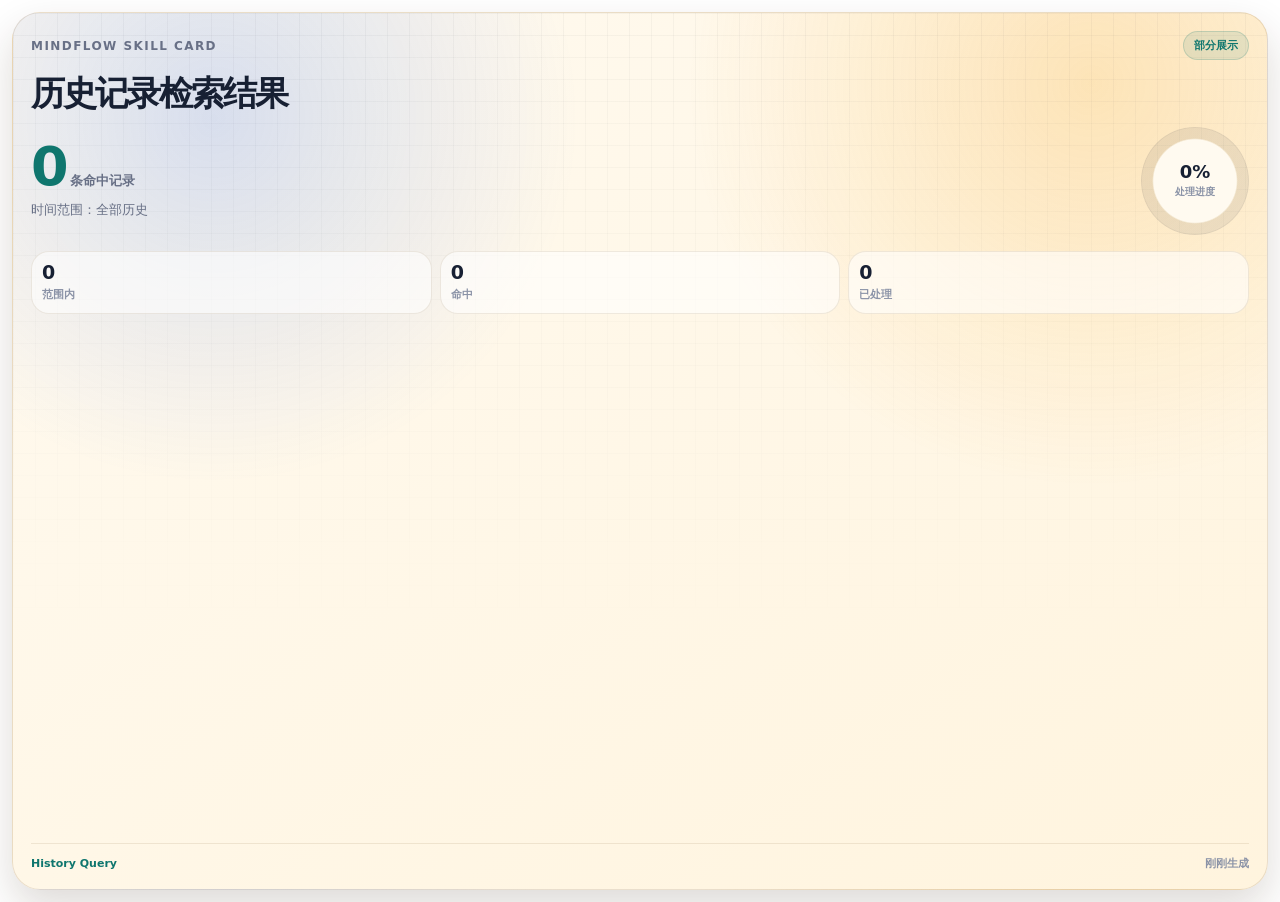
<file: app/src/main/assets/skills/history-query/assets/result-card.html>
<!doctype html>
<html lang="zh-CN">
  <head>
    <meta charset="UTF-8" />
    <meta name="viewport" content="width=device-width, initial-scale=1.0" />
    <title>History Query Result Card</title>
    <style>
      :root {
        color-scheme: light;
        --ink: #172033;
        --muted: #687086;
        --soft: #8b93a7;
        --paper: #fffaf0;
        --paper-2: #fff4de;
        --line: rgba(126, 91, 43, 0.16);
        --accent: #0f766e;
        --accent-2: #f59e0b;
        --accent-3: #2563eb;
        --shadow: 0 18px 42px rgba(48, 32, 12, 0.16);
      }

      * {
        box-sizing: border-box;
      }

      body {
        margin: 0;
        padding: 12px;
        background: transparent;
        color: var(--ink);
        font-family: ui-sans-serif, system-ui, -apple-system, BlinkMacSystemFont, "Segoe UI", sans-serif;
      }

      .card {
        position: relative;
        min-height: calc(100vh - 24px);
        overflow: hidden;
        border: 1px solid var(--line);
        border-radius: 28px;
        background:
          radial-gradient(circle at 16% 12%, rgba(37, 99, 235, 0.18), transparent 28%),
          radial-gradient(circle at 86% 8%, rgba(245, 158, 11, 0.22), transparent 30%),
          linear-gradient(145deg, var(--paper) 0%, var(--paper-2) 100%);
        box-shadow: var(--shadow);
      }

      .card::before {
        content: "";
        position: absolute;
        inset: 0;
        background-image:
          linear-gradient(rgba(23, 32, 51, 0.035) 1px, transparent 1px),
          linear-gradient(90deg, rgba(23, 32, 51, 0.035) 1px, transparent 1px);
        background-size: 22px 22px;
        mask-image: linear-gradient(to bottom, black, transparent 72%);
        pointer-events: none;
      }

      .content {
        position: relative;
        z-index: 1;
        display: flex;
        min-height: calc(100vh - 24px);
        flex-direction: column;
        gap: 16px;
        padding: 18px;
      }

      .topline {
        display: flex;
        align-items: center;
        justify-content: space-between;
        gap: 12px;
      }

      .eyebrow {
        margin: 0;
        color: var(--muted);
        font-size: 12px;
        font-weight: 800;
        letter-spacing: 0.12em;
        text-transform: uppercase;
      }

      .status-pill {
        flex: 0 0 auto;
        border: 1px solid rgba(15, 118, 110, 0.18);
        border-radius: 999px;
        background: rgba(15, 118, 110, 0.1);
        color: var(--accent);
        padding: 6px 10px;
        font-size: 11px;
        font-weight: 800;
      }

      h1 {
        margin: 0;
        max-width: 14em;
        color: var(--ink);
        font-size: clamp(24px, 8vw, 34px);
        line-height: 1.04;
        letter-spacing: -0.06em;
      }

      .hero {
        display: grid;
        grid-template-columns: minmax(0, 1fr) 108px;
        gap: 14px;
        align-items: center;
      }

      .summary {
        display: flex;
        flex-direction: column;
        gap: 8px;
      }

      .big-number {
        display: flex;
        align-items: baseline;
        gap: 6px;
      }

      .big-number strong {
        color: var(--accent);
        font-size: 54px;
        line-height: 0.9;
        letter-spacing: -0.08em;
      }

      .big-number span {
        color: var(--muted);
        font-size: 13px;
        font-weight: 700;
      }

      .range {
        margin: 0;
        color: var(--muted);
        font-size: 13px;
        line-height: 1.55;
      }

      .ring {
        display: grid;
        width: 108px;
        height: 108px;
        place-items: center;
        border-radius: 50%;
        background:
          radial-gradient(circle, #fffaf0 54%, transparent 56%),
          conic-gradient(var(--accent) var(--processed-angle), rgba(23, 32, 51, 0.08) 0);
        box-shadow: inset 0 0 0 1px rgba(23, 32, 51, 0.05);
      }

      .ring-inner {
        text-align: center;
      }

      .ring-inner strong {
        display: block;
        color: var(--ink);
        font-size: 18px;
        line-height: 1;
      }

      .ring-inner span {
        display: block;
        margin-top: 4px;
        color: var(--soft);
        font-size: 10px;
        font-weight: 700;
      }

      .metrics {
        display: grid;
        grid-template-columns: repeat(3, 1fr);
        gap: 8px;
      }

      .metric {
        min-width: 0;
        border: 1px solid rgba(126, 91, 43, 0.12);
        border-radius: 18px;
        background: rgba(255, 255, 255, 0.58);
        padding: 11px 10px;
      }

      .metric strong {
        display: block;
        color: var(--ink);
        font-size: 19px;
        line-height: 1;
      }

      .metric span {
        display: block;
        margin-top: 5px;
        color: var(--soft);
        font-size: 11px;
        font-weight: 700;
      }

      .records {
        display: none;
        border: 1px solid rgba(126, 91, 43, 0.12);
        border-radius: 22px;
        background: rgba(255, 255, 255, 0.6);
        padding: 14px;
      }

      .records[data-visible="true"] {
        display: block;
      }

      .records-title {
        display: flex;
        align-items: center;
        justify-content: space-between;
        gap: 8px;
        margin: 0 0 10px;
        color: var(--ink);
        font-size: 14px;
        font-weight: 850;
      }

      .records-title span {
        color: var(--soft);
        font-size: 11px;
        font-weight: 700;
      }

      .record-list {
        display: grid;
        gap: 8px;
        margin: 0;
        padding: 0;
        list-style: none;
      }

      .record {
        display: grid;
        grid-template-columns: auto minmax(0, 1fr);
        gap: 9px;
        align-items: start;
        color: var(--muted);
        font-size: 12px;
        line-height: 1.45;
      }

      .dot {
        width: 9px;
        height: 9px;
        margin-top: 5px;
        border-radius: 50%;
        background: linear-gradient(135deg, var(--accent-2), var(--accent-3));
        box-shadow: 0 0 0 4px rgba(245, 158, 11, 0.12);
      }

      .footer {
        margin-top: auto;
        display: flex;
        align-items: center;
        justify-content: space-between;
        gap: 12px;
        border-top: 1px solid rgba(126, 91, 43, 0.12);
        padding-top: 12px;
        color: var(--soft);
        font-size: 11px;
        font-weight: 700;
      }

      .brand {
        color: var(--accent);
      }
    </style>
  </head>
  <body>
    <article class="card">
      <div class="content">
        <div class="topline">
          <p class="eyebrow">MindFlow Skill Card</p>
          <span class="status-pill" id="statusPill">已覆盖</span>
        </div>

        <h1>历史记录检索结果</h1>

        <section class="hero" aria-label="历史记录检索摘要">
          <div class="summary">
            <div class="big-number">
              <strong id="matchedHero">0</strong>
              <span>条命中记录</span>
            </div>
            <p class="range" id="range">时间范围：全部历史</p>
          </div>
          <div class="ring" id="ring">
            <div class="ring-inner">
              <strong id="percent">0%</strong>
              <span>处理进度</span>
            </div>
          </div>
        </section>

        <section class="metrics" aria-label="检索指标">
          <div class="metric">
            <strong id="total">0</strong>
            <span>范围内</span>
          </div>
          <div class="metric">
            <strong id="matched">0</strong>
            <span>命中</span>
          </div>
          <div class="metric">
            <strong id="processed">0</strong>
            <span>已处理</span>
          </div>
        </section>

        <section class="records" id="recordsBox" aria-label="示例记录">
          <p class="records-title">示例记录 <span>最多展示 4 条</span></p>
          <ul class="record-list" id="records"></ul>
        </section>

        <footer class="footer">
          <span class="brand">History Query</span>
          <span id="freshness">刚刚生成</span>
        </footer>
      </div>
    </article>
    <script>
      const params = new URLSearchParams(window.location.search);
      const safeText = (value) => String(value || "").replace(/[&<>"']/g, (char) => ({
        "&": "&amp;",
        "<": "&lt;",
        ">": "&gt;",
        '"': "&quot;",
        "'": "&#39;"
      })[char]);
      const intParam = (key) => {
        const value = Number(params.get(key) || 0);
        return Number.isFinite(value) ? Math.max(0, Math.floor(value)) : 0;
      };

      const total = intParam("total");
      const matched = intParam("matched");
      const processed = intParam("processed");
      const complete = params.get("complete") === "true";
      const progressBase = matched > 0 ? matched : total;
      const progress = progressBase > 0 ? Math.min(1, processed / progressBase) : 0;
      const percent = Math.round(progress * 100);

      document.getElementById("total").textContent = total;
      document.getElementById("matched").textContent = matched;
      document.getElementById("processed").textContent = processed;
      document.getElementById("matchedHero").textContent = matched;
      document.getElementById("percent").textContent = `${percent}%`;
      document.getElementById("ring").style.setProperty("--processed-angle", `${Math.round(progress * 360)}deg`);
      document.getElementById("statusPill").textContent = complete ? "完整覆盖" : "部分展示";

      const start = params.get("start");
      const end = params.get("end");
      document.getElementById("range").textContent = start && end
        ? `时间范围：${start} 至 ${end}`
        : "时间范围：全部历史";

      const generated = params.get("generated");
      if (generated) {
        const date = new Date(generated);
        if (!Number.isNaN(date.getTime())) {
          document.getElementById("freshness").textContent =
            `${String(date.getHours()).padStart(2, "0")}:${String(date.getMinutes()).padStart(2, "0")} 生成`;
        }
      }

      const records = (params.get("records") || "")
        .split("\n")
        .map((item) => item.trim())
        .filter(Boolean);
      if (records.length > 0) {
        document.getElementById("recordsBox").dataset.visible = "true";
        document.getElementById("records").innerHTML = records
          .map((item) => `<li class="record"><span class="dot"></span><span>${safeText(item)}</span></li>`)
          .join("");
      }
    </script>
  </body>
</html>
</file>
